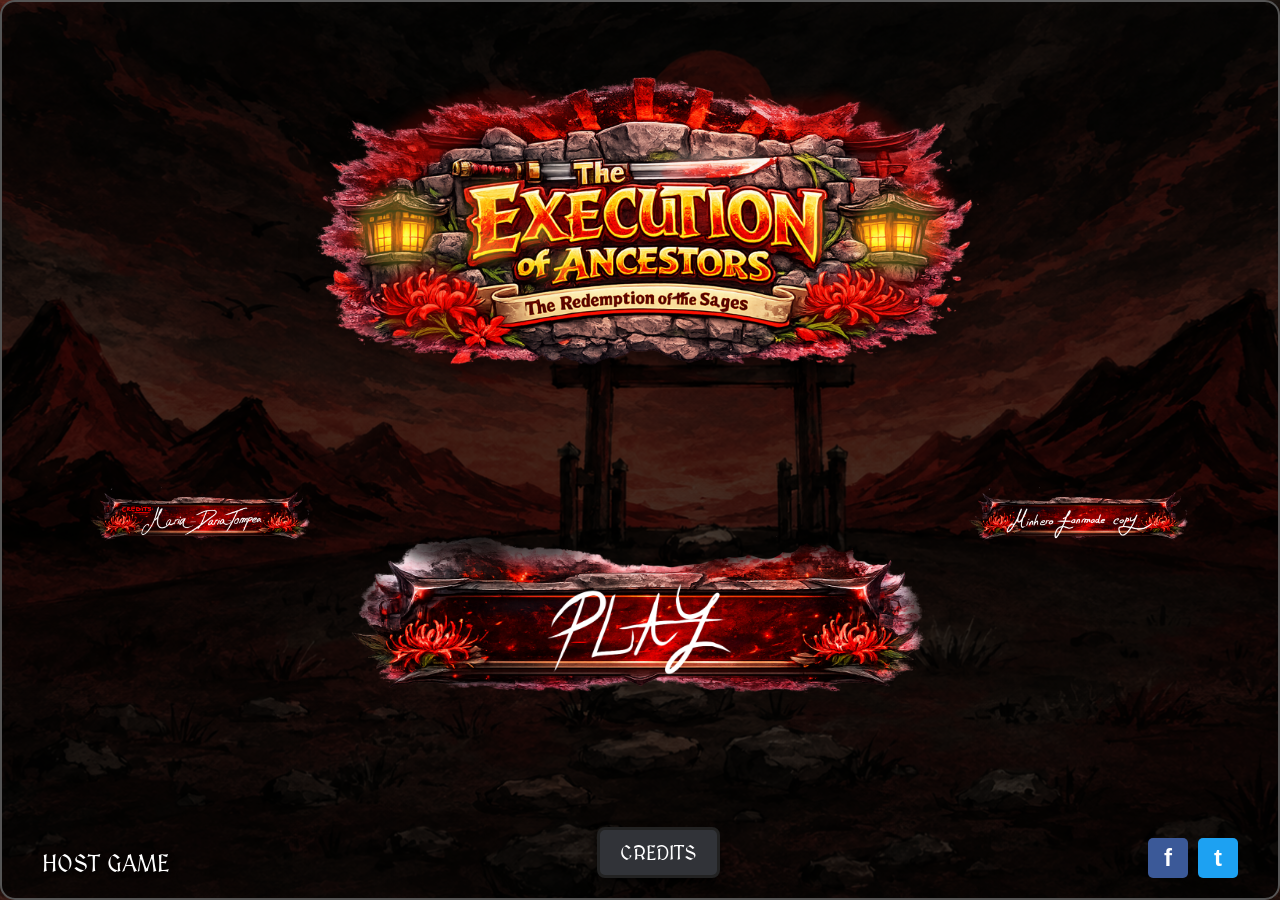
<file: index.html>
<!DOCTYPE html>
<html lang="en">
<head>
    <meta charset="UTF-8">
    <meta name="viewport" content="width=device-width, initial-scale=1.0">
    <title>Min Hero Clone</title>
    <link rel="preconnect" href="https://fonts.googleapis.com">
    <link rel="preconnect" href="https://fonts.gstatic.com" crossorigin>
    <link href="https://fonts.googleapis.com/css2?family=MedievalSharp&family=Pirata+One&display=swap" rel="stylesheet">
    <link rel="stylesheet" href="style.css">
</head>
<body>
    <div id="game-container">
        
        <!-- Intro Screen -->
        <div id="screen-intro" class="screen active">
            <!-- Background will be set via CSS -->
            <div id="intro-content">
                <!-- Top Logo -->
                <img src="assets/mainpage/logo.png" alt="MineHero Logo" id="intro-logo">
                
                <!-- Center Band Background -->
                <div id="intro-center-band"></div>

                <!-- Ribbons & Main Center Content -->
                <div id="intro-main-row">
                    <!-- Left Ribbon Image -->
                    <img src="assets/mainpage/mariatompeacredits.png" alt="@TompeaMaria-Daria" style="width: 250px; max-width: 20vw; object-fit: contain; padding-left: 20px;">
                    
                    <div id="intro-center-actions">
                        <img src="assets/mainpage/play button.png" id="btn-play" alt="Play" style="cursor: pointer; transition: transform 0.1s; width: 600px; max-width: 100%;" onmouseover="this.style.transform='scale(1.05)'" onmouseout="this.style.transform='scale(1)'">
                        
                        <div id="save-slots" class="hidden">
                            <button class="slot btn-stone-slot" data-slot="1">New Slot</button>
                            <button class="slot btn-stone-slot" data-slot="2">New Slot</button>
                            <button class="slot btn-stone-slot" data-slot="3">New Slot</button>
                        </div>
                    </div>

                    <!-- Right Ribbon Image -->
                    <img src="assets/mainpage/afanmadecopyofminhero.png" alt="A fanmade copy of Minehero" style="width: 250px; max-width: 20vw; object-fit: contain; padding-right: 20px;">
                </div>

                <!-- Bottom Bar -->
                <div id="intro-bottom-bar">
                    <div class="intro-host">HOST GAME</div>
                    <button id="btn-intro-credits">CREDITS</button>
                    <div class="intro-socials">
                        <div class="social-icon fb-icon">f</div>
                        <div class="social-icon tw-icon">t</div>
                    </div>
                </div>
            </div>
            
            <!-- Character Creation Popup -->
            <div id="character-creation-overlay" class="hidden">
                <div id="character-creation">
                    <button id="btn-close-char">X</button>
                    <div class="char-create-content">
                        <div class="char-create-left">
                            <div class="char-input-row">
                                <label>NAME:</label>
                                <input type="text" id="char-name" maxlength="12">
                            </div>
                            <div class="char-input-row">
                                <label>GENDER:</label>
                                <div id="gender-select">
                                    <button class="gender-btn" data-gender="boy">♂</button>
                                    <button class="gender-btn" data-gender="girl">♀</button>
                                </div>
                            </div>
                            <button id="btn-start-adventure" class="hidden">OK</button>
                        </div>
                        <div class="char-create-right">
                            <div id="char-preview-sprite" class="hero-avatar large">👱‍♂️</div>
                        </div>
                    </div>
                </div>
            </div>
            
            <!-- Stone Doors Overlay for Transition -->
            <div id="stone-doors-left" class="stone-door hidden"></div>
            <div id="stone-doors-right" class="stone-door hidden"></div>
        </div>

        <!-- Fade to black overlay -->
        <div id="fade-overlay" class="hidden"></div>

        <!-- Top Menu -->
        <div id="top-menu" class="hidden">
            <button id="btn-menu">MENU</button>
        </div>

        <!-- Menu Overlay -->
        <div id="menu-overlay" class="hidden" style="position:absolute; top:0; left:0; width:100%; height:100%; background:rgba(0,0,0,0.8); z-index:200; display:flex; flex-direction:column; align-items:center; justify-content:center; gap:20px;">
            <h1 style="font-family:'Pirata One', cursive; font-size:64px; color:#ffffff; text-shadow: -2px -2px 0 #900000, 2px -2px 0 #900000, -2px 2px 0 #900000, 2px 2px 0 #900000, 4px 4px 5px rgba(0,0,0,1); margin-bottom: 20px;">Menu</h1>
            <button id="btn-menu-hero" class="menu-btn">Hero Profile</button>
            <button id="btn-menu-team" class="menu-btn">My Team</button>
            <button id="btn-menu-collection" class="menu-btn">Collection</button>
            <button id="btn-menu-resume" class="menu-btn">Resume</button>
        </div>

        <!-- Team Overlay -->
        <div id="team-overlay" class="hidden" style="position:absolute; top:0; left:0; width:100%; height:100%; background:rgba(0,0,0,0.7); z-index:210; display:flex; align-items:center; justify-content:center;">
            <div id="team-overlay-box" style="background-color: #34495e; border: 4px solid #7f8c8d; border-radius: 10px; padding: 20px; width: 400px; display: flex; flex-direction: column; gap: 10px; position: relative;">
                <button id="btn-close-team" style="position: absolute; top: -15px; right: -15px; background: #e74c3c; color: white; border: 2px solid white; border-radius: 5px; font-size: 20px; padding: 5px 10px; cursor: pointer; font-weight: bold;">X</button>
                <div id="team-list-container" style="display: flex; flex-direction: column; gap: 5px;">
                    <!-- Team members injected here -->
                </div>
            </div>
        </div>

        <!-- Main Screen Area -->
        <div id="screen-main" class="screen hidden">
            <h1 style="margin-top: 20px;">Tower of Sages</h1>
            <p style="margin-bottom: 20px;">Scroll up to climb the tower</p>
            
            <div id="tower-scroll-container">
                <div id="tower-structure">
                    <!-- Tower floors/rooms will be dynamically generated here -->
                </div>
            </div>
            
            <!-- Map Popup for a level -->
            <div id="level-map-popup" class="hidden">
                <h2>Level Map</h2>
                <div id="dots-container">
                    <!-- Easy mode dots will go here -->
                </div>
            </div>
        </div>

        <!-- Collection Screen -->
        <div id="screen-collection" class="screen hidden">
            <div id="collection-layout">
                <!-- Left Panel: Grid -->
                <div id="collection-left">
                    <div id="col-top-bar">
                        <div class="pagination-tabs">
                            <button class="page-tab active">1</button>
                            <button class="page-tab">2</button>
                            <button class="page-tab">3</button>
                            <button class="page-tab">4</button>
                            <button class="page-tab">5</button>
                            <div style="color: white; font-size: 20px; margin-left: auto;">▶</div>
                        </div>
                    </div>
                    
                    <div id="col-current-team-container">
                        <div class="col-section-title">-CURRENT TEAM-</div>
                        <div id="col-current-team" class="sprite-row">
                            <!-- current team injected here -->
                        </div>
                    </div>
                    
                    <div id="col-grid-container">
                        <div id="col-grid" class="sprite-grid">
                            <!-- storage grid injected here -->
                        </div>
                    </div>
                    
                    <div id="col-bottom-bar">
                        <button id="btn-col-return">◀ RETURN</button>
                        <div style="color: white; font-weight: bold;">SWAP <input type="checkbox" id="chk-swap"></div>
                    </div>
                </div>

                <!-- Right Panel: Details -->
                <div id="collection-right">
                    <div id="detail-header">
                        <div id="detail-sprite-container">
                            <div id="detail-sprite" class="sprite-placeholder large">??</div>
                        </div>
                        <div id="detail-info">
                            <h2 id="detail-name">Minion Name</h2>
                            <div class="detail-bars-small">
                                <div class="stat-bar-bg"><div id="detail-hp-fill" class="stat-bar-fill bg-red"></div></div>
                                <div class="stat-bar-bg"><div id="detail-en-fill" class="stat-bar-fill bg-blue"></div></div>
                            </div>
                            <div class="detail-types-small">
                                <span class="type-icon">♦</span> <span class="type-icon" style="color:#3498db">☯</span>
                            </div>
                        </div>
                        <div id="detail-level">LV 60</div>
                    </div>
                    
                    <div id="detail-xp-bar-container">
                        <span style="color: white; font-weight: bold; font-size: 12px; margin-right: 5px;">XP</span>
                        <div class="stat-bar-bg xp-bar"><div class="stat-bar-fill bg-green" style="width: 70%"></div></div>
                    </div>
                    
                    <div id="detail-tabs">
                        <button class="d-tab active">STATS</button>
                        <button class="d-tab">MOVES</button>
                        <button class="d-tab">GEMS</button>
                    </div>
                    
                    <div id="detail-stats-content">
                        <div id="detail-type-row">
                            <span style="color: white; font-weight: bold;">MINION TYPE</span>
                            <div id="badge-type-1" class="type-badge bg-red-dark">FIRE</div>
                            <div id="badge-type-2" class="type-badge bg-yellow-dark">HOLY</div>
                        </div>
                        
                        <div class="large-stat-row bg-red-dark">
                            <span class="stat-label">Health:</span>
                            <span id="val-health" class="stat-val">215</span>
                            <div class="stat-bar-bg"><div class="stat-bar-fill bg-red" style="width: 60%"></div></div>
                        </div>
                        <div class="large-stat-row bg-purple-dark">
                            <span class="stat-label">Energy:</span>
                            <span id="val-energy" class="stat-val">218</span>
                            <div class="stat-bar-bg"><div class="stat-bar-fill bg-purple" style="width: 70%"></div></div>
                        </div>
                        <div class="large-stat-row bg-orange-dark">
                            <span class="stat-label">Attack:</span>
                            <span id="val-attack" class="stat-val">300</span>
                            <div class="stat-bar-bg"><div class="stat-bar-fill bg-orange" style="width: 90%"></div></div>
                        </div>
                        <div class="large-stat-row bg-yellow-dark">
                            <span class="stat-label">Healing:</span>
                            <span id="val-healing" class="stat-val">185</span>
                            <div class="stat-bar-bg"><div class="stat-bar-fill bg-yellow" style="width: 50%"></div></div>
                        </div>
                        <div class="large-stat-row bg-blue-dark">
                            <span class="stat-label">Speed:</span>
                            <span id="val-speed" class="stat-val">225</span>
                            <span style="color: #34495e; font-weight:bold; margin-left: 5px;">+5%</span>
                            <div class="stat-bar-bg"><div class="stat-bar-fill bg-blue" style="width: 80%"></div></div>
                        </div>
                    </div>
                    
                    <div id="detail-footer" style="display: flex; gap: 10px; justify-content: center; margin-top: 15px;">
                        <button id="btn-col-toggle-team" class="retro-btn" style="background: gold; color: black; font-weight: bold; padding: 10px 20px; border-radius: 5px; cursor: pointer; border: 2px solid white;">ADD TO TEAM</button>
                        <button id="btn-release" class="retro-btn" style="background: #e74c3c; color: white; font-weight: bold; padding: 10px 20px; border-radius: 5px; cursor: pointer; border: 2px solid white;">RELEASE</button>
                    </div>
                </div>
            </div>
        </div>
        
        <!-- Egg Hatching Screen -->
        <div id="screen-egg" class="screen hidden">
            <h1>Choose an Egg!</h1>
            <div id="egg-container">
                <div class="egg" data-egg="1">🥚</div>
                <div class="egg" data-egg="2">🥚</div>
                <div class="egg" data-egg="3">🥚</div>
            </div>
        </div>

        <!-- Combat Screen -->
        <div id="screen-combat" class="screen hidden">
            <button id="btn-run-corner">Run Away 🏃</button>
            <div id="combat-area">
                <!-- Vignette Overlay -->
                <div id="combat-vignette" class="hidden"></div>
                <div id="combat-turn-overlay"></div>
                
                <!-- Enemies (Right Side) -->
                <div id="enemy-side" class="side-container">
                    <div id="e-slot-0" class="combat-slot enemy-slot" style="right: 15%; top: 65%;"></div>
                    <div id="e-slot-1" class="combat-slot enemy-slot" style="right: 25%; top: 55%;"></div>
                    <div id="e-slot-2" class="combat-slot enemy-slot" style="right: 25%; top: 75%;"></div>
                    <div id="e-slot-3" class="combat-slot enemy-slot" style="right: 35%; top: 45%;"></div>
                    <div id="e-slot-4" class="combat-slot enemy-slot" style="right: 35%; top: 85%;"></div>
                </div>
                
                <!-- Player Minions (Left Side) -->
                <div id="player-side" class="side-container">
                    <div id="p-slot-0" class="combat-slot player-slot" style="left: 15%; top: 65%;"></div>
                    <div id="p-slot-1" class="combat-slot player-slot" style="left: 25%; top: 55%;"></div>
                    <div id="p-slot-2" class="combat-slot player-slot" style="left: 25%; top: 75%;"></div>
                    <div id="p-slot-3" class="combat-slot player-slot" style="left: 35%; top: 45%;"></div>
                    <div id="p-slot-4" class="combat-slot player-slot" style="left: 35%; top: 85%;"></div>
                </div>
            </div>
            
            <!-- You Won Popup -->
            <div id="combat-win-popup" class="hidden">
                <h2>You Won!</h2>
                <div id="combat-win-stars"></div>
                <div id="combat-win-xp" style="margin-top: 15px; background: rgba(0,0,0,0.5); padding: 10px; border-radius: 5px; font-size: 14px; text-align: left; max-height: 120px; overflow-y: auto; font-family: monospace; line-height: 1.4;">
                    <!-- XP summary injected here -->
                </div>
                <button id="combat-win-proceed-btn" style="margin-top: 15px; padding: 10px 20px; background: #f1c40f; color: black; border: 2px solid gold; border-radius: 5px; font-weight: bold; cursor: pointer; transition: transform 0.1s, background-color 0.2s;" onmouseover="this.style.background='gold';" onmouseout="this.style.background='#f1c40f';" onclick="this.style.transform='scale(0.95)';">Proceed</button>
            </div>
            
            <!-- Level Up Popup -->
            <div id="level-up-popup" class="hidden">
                <div class="level-up-header" id="level-up-title">NEW LEVEL!</div>
                <div class="level-up-body">
                    <div class="level-up-info">
                        <span id="lu-name">Zapig</span>
                        <span id="lu-level">lv.4</span>
                    </div>
                    <div class="level-up-stats">
                        <div class="stat-row bg-red"><span class="stat-label">Health:</span><span class="stat-old" id="lu-old-health">11</span><span class="stat-new" id="lu-new-health">+1</span></div>
                        <div class="stat-row bg-purple"><span class="stat-label">Energy:</span><span class="stat-old" id="lu-old-energy">21</span><span class="stat-new" id="lu-new-energy">+3</span></div>
                        <div class="stat-row bg-orange"><span class="stat-label">Attack:</span><span class="stat-old" id="lu-old-attack">13</span><span class="stat-new" id="lu-new-attack">+2</span></div>
                        <div class="stat-row bg-yellow"><span class="stat-label">Healing:</span><span class="stat-old" id="lu-old-healing">7</span><span class="stat-new" id="lu-new-healing">+0</span></div>
                        <div class="stat-row bg-blue"><span class="stat-label">Speed:</span><span class="stat-old" id="lu-old-speed">13</span><span class="stat-new" id="lu-new-speed">+2</span></div>
                    </div>
                </div>
                <div id="new-skill-point-graphic" class="hidden">
                    <div class="nsp-star">⭐</div>
                    <div class="nsp-text">NEW<br>SKILL POINT!</div>
                </div>
                <button id="btn-next-level-up">Continue</button>
            </div>

            <!-- Swap Modal -->
            <div id="swap-modal" class="hidden" style="position: absolute; top: 50%; left: 50%; transform: translate(-50%, -50%); z-index: 1100; background: rgba(0, 0, 0, 0.95); color: white; padding: 25px; border-radius: 12px; text-align: center; border: 3px solid gold; box-shadow: 0 0 25px rgba(255, 215, 0, 0.4); max-width: 400px; width: 90%; font-family: 'MedievalSharp', cursive;">
                <h2 id="swap-modal-title" style="font-size: 24px; margin-top: 0; color: gold;">Swap Team Member</h2>
                <p id="swap-modal-msg" style="font-size: 15px; margin: 15px 0; line-height: 1.4;">Select an active team member to replace:</p>
                <div id="swap-list" style="display: flex; flex-direction: column; gap: 8px; max-height: 200px; overflow-y: auto; padding: 5px; margin-bottom: 15px;">
                    <!-- Active team rows dynamically injected here -->
                </div>
                <button id="btn-swap-cancel" class="retro-btn" style="background: #e74c3c; color: white; border: 2px solid white; padding: 8px 15px; font-weight: bold; cursor: pointer; border-radius: 5px;">Cancel</button>
            </div>

            <!-- Skill Dashboard -->
            <div id="skill-dashboard" class="hidden">
                <h2 style="color: yellow; text-align: center; margin-bottom: 20px;">Choose a specialization</h2>
                <div class="skill-tabs">
                    <button class="skill-tab active">Speed</button>
                    <button class="skill-tab">Guard</button>
                    <button class="skill-tab">Normal</button>
                </div>
                <div class="skill-content">
                    <div class="skill-slot">
                        <img src="assets/abilities/Claw 1/image.png" onerror="this.src='[data-uri]'">
                        <span class="skill-badge">0/1</span>
                    </div>
                    <div class="skill-slot">
                        <img src="assets/abilities/TigerBite 1/image.png" onerror="this.src='[data-uri]'">
                        <span class="skill-badge">0/1</span>
                    </div>
                    <div class="skill-slot">
                        <img src="assets/abilities/Roar 1/image.png" onerror="this.src='[data-uri]'">
                        <span class="skill-badge">0/1</span>
                    </div>
                </div>
                <div class="skill-points-display" id="sd-points-display">Points: 1</div>
                <div style="display: flex; justify-content: center; gap: 20px; margin-top: 20px;">
                    <button id="btn-close-skill-dashboard">Close</button>
                    <button id="btn-reset-skills" style="padding: 10px 30px; background: #7f8c8d; color: white; border: none; border-radius: 5px; font-weight: bold; font-size: 18px; cursor: pointer; transition: background 0.2s;">RESET</button>
                </div>
            </div>
            
            <div id="combat-ui">
                <div id="combat-log"></div>
            </div>
        </div>

        <!-- Hero Profile Screen -->
        <div id="screen-hero" class="screen hidden" style="background-color: #2c3e50;">
            <div id="hero-layout">
                <div class="hero-top-row">
                    <!-- Top Left: Hero Info -->
                    <div class="hero-info-box">
                        <div class="hero-avatar">👱‍♂️</div>
                        <div class="hero-stats">
                            <div class="hero-stat-row"><span>Name</span><span id="hero-name-display">Apple</span></div>
                            <div class="hero-stat-row"><span>Money</span><span id="hero-money-display">$0</span></div>
                            <div class="hero-stat-row"><span>Minion-Pedia</span><span id="hero-pedia-display">0</span></div>
                        </div>
                    </div>
                    
                    <!-- Top Right: Seals -->
                    <div class="hero-seals-box">
                        <h3>Your Seals</h3>
                        <div class="sword-seal-container">
                            <div class="seal-slot bg-green-dark">🍃</div>
                            <div class="seal-slot bg-red-dark">🔥</div>
                            <div class="seal-slot bg-yellow-dark">⚡</div>
                            <div class="seal-slot bg-purple-dark">💀</div>
                            <div class="seal-slot bg-blue-dark">💧</div>
                            <div class="seal-slot bg-red-dark">🩸</div>
                        </div>
                    </div>
                </div>
                
                <!-- Bottom: Skills -->
                <div class="hero-skills-box">
                    <div class="skills-grid">
                        <!-- Skill buttons injected via JS -->
                    </div>
                    
                    <div class="hero-star-container">
                        <div class="star-display">
                            <span id="hero-star-count">0</span>
                            <span class="giant-star">⭐</span>
                        </div>
                        <button id="btn-hero-reset">RESET ⭐</button>
                    </div>
                </div>
                
                <button id="btn-hero-return">◀ RETURN</button>
            </div>
        </div>
        
        <!-- Minion Detail Overlay (Context Menu & Deep Stats) -->
        <div id="minion-detail-modal" class="hidden" style="position:absolute; top:0; left:0; width:100%; height:100%; background:rgba(0,0,0,0.8); z-index:250; display:flex; align-items:center; justify-content:center;">
            
            <div style="display:flex; gap:20px; align-items:flex-start;">
                
                <!-- Left Panel (Stats/Moves) -->
                <div id="md-left-panel" style="background-color:#4a506d; border:3px solid #8e94a8; border-radius:10px; width:450px; padding:15px; position:relative; box-shadow:0 0 20px rgba(0,0,0,0.8); display:none;">
                    <button id="md-btn-close-x" style="position:absolute; top:-10px; right:-10px; background:#4a506d; color:white; border:2px solid white; border-radius:5px; font-weight:bold; font-size:20px; width:35px; height:35px; cursor:pointer; font-family:'MedievalSharp', cursive;">X</button>
                    
                    <!-- Header -->
                    <div style="display:flex; background-color:#2b2b2b; border:2px solid #1a1a1a; border-radius:8px; padding:10px; align-items:center; gap:15px;">
                        <div id="md-sprite" style="width:80px; height:80px; background:#ddd; border-radius:5px; border:2px solid #555; display:flex; justify-content:center; align-items:center; font-size:40px;"></div>
                        <div style="flex:1;">
                            <div style="display:flex; justify-content:space-between; align-items:center;">
                                <div id="md-name" style="font-family:'MedievalSharp', cursive; font-size:28px; color:white; text-shadow:1px 1px 2px black;">Name</div>
                                <button style="background:#f1c40f; color:black; font-family:'MedievalSharp', cursive; border:2px solid white; border-radius:4px; padding:2px 8px; font-weight:bold; font-size:12px; cursor:pointer;">RENAME</button>
                            </div>
                            
                            <div style="margin-top:5px; background:#111; padding:2px; border-radius:4px; height:20px; border:1px solid #000;">
                                <div id="md-hp-fill" style="background:#e74c3c; height:100%; width:100%;"></div>
                            </div>
                            <div style="margin-top:2px; background:#111; padding:2px; border-radius:4px; height:14px; border:1px solid #000;">
                                <div id="md-en-fill" style="background:#3498db; height:100%; width:100%;"></div>
                            </div>
                        </div>
                        <div style="color:white; font-family:'MedievalSharp', cursive; font-size:32px; align-self:flex-end;">
                            <span style="font-size:16px;">Lv</span><span id="md-level">5</span>
                        </div>
                    </div>
                    
                    <!-- XP Bar -->
                    <div style="margin-top:10px; display:flex; align-items:center; gap:10px;">
                        <div style="font-weight:bold; color:white;">XP</div>
                        <div style="flex:1; background:#111; height:15px; border-radius:4px; border:1px solid #555;">
                            <div style="background:#8bc34a; width:70%; height:100%; border-radius:3px;"></div>
                        </div>
                    </div>
                    
                    <!-- Tabs -->
                    <div style="display:flex; margin-top:15px; background:#222; border-radius:8px 8px 0 0; overflow:hidden; border:2px solid #111; border-bottom:none;">
                        <button id="md-tab-stats" class="md-tab active" style="flex:1; padding:10px; background:#444; color:white; font-family:'MedievalSharp', cursive; font-size:20px; border:none; cursor:pointer; font-weight:bold;">STATS</button>
                        <button id="md-tab-moves" class="md-tab" style="flex:1; padding:10px; background:#222; color:#888; font-family:'MedievalSharp', cursive; font-size:20px; border:none; cursor:pointer; font-weight:bold; border-left:2px solid #111; border-right:2px solid #111;">MOVES</button>
                        <button id="md-tab-gems" class="md-tab" style="flex:1; padding:10px; background:#222; color:#888; font-family:'MedievalSharp', cursive; font-size:20px; border:none; cursor:pointer; font-weight:bold;">GEMS</button>
                    </div>
                    
                    <!-- Tab Content Container -->
                    <div id="md-tab-content" style="background:#2b2b2b; border:2px solid #111; border-radius:0 0 8px 8px; padding:15px; min-height:250px;">
                        
                        <!-- STATS CONTENT -->
                        <div id="md-content-stats">
                            <div style="display:flex; align-items:center; gap:10px; margin-bottom:15px;">
                                <div style="color:white; font-weight:bold; font-size:18px; font-family:'MedievalSharp', cursive;">MINION TYPE</div>
                                <div style="background:#e0cca8; color:#7a6242; padding:2px 10px; border-radius:10px; font-weight:bold; font-size:14px; border:2px solid #d4be94;">NORMAL</div>
                            </div>
                            
                            <div style="display:flex; flex-direction:column; gap:0;">
                                <div class="md-stat-bar" style="background:#e74c3c; padding:8px 15px; display:flex; align-items:center; border:1px solid #c0392b;">
                                    <span style="color:white; font-weight:bold; width:100px; text-shadow:1px 1px 1px black;">Health : <span id="md-val-hp">15</span></span>
                                    <div style="width:15px; height:20px; background:#c0392b; border:2px solid #6c2018; border-radius:3px;"></div>
                                </div>
                                <div class="md-stat-bar" style="background:#9b59b6; padding:8px 15px; display:flex; align-items:center; border:1px solid #8e44ad;">
                                    <span style="color:white; font-weight:bold; width:100px; text-shadow:1px 1px 1px black;">Energy : <span id="md-val-en">24</span></span>
                                    <div style="width:15px; height:20px; background:#8e44ad; border:2px solid #4a235a; border-radius:3px;"></div>
                                </div>
                                <div class="md-stat-bar" style="background:#f39c12; padding:8px 15px; display:flex; align-items:center; border:1px solid #e67e22;">
                                    <span style="color:white; font-weight:bold; width:100px; text-shadow:1px 1px 1px black;">Attack : <span id="md-val-atk">15</span></span>
                                    <div style="width:15px; height:20px; background:#e67e22; border:2px solid #a04000; border-radius:3px;"></div>
                                </div>
                                <div class="md-stat-bar" style="background:#f1c40f; padding:8px 15px; display:flex; align-items:center; border:1px solid #f39c12;">
                                    <span style="color:black; font-weight:bold; width:100px;">Healing : <span id="md-val-heal">13</span></span>
                                    <div style="width:15px; height:20px; background:#f39c12; border:2px solid #7d6608; border-radius:3px;"></div>
                                </div>
                                <div class="md-stat-bar" style="background:#3498db; padding:8px 15px; display:flex; align-items:center; justify-content:space-between; border:1px solid #2980b9;">
                                    <div style="display:flex; align-items:center;">
                                        <span style="color:white; font-weight:bold; width:100px; text-shadow:1px 1px 1px black;">Speed : <span id="md-val-spd">18</span></span>
                                        <div style="width:15px; height:20px; background:#2980b9; border:2px solid #154360; border-radius:3px;"></div>
                                    </div>
                                    <span style="color:white; font-weight:bold; text-shadow:1px 1px 1px black;">+5%</span>
                                </div>
                            </div>
                        </div>
                        
                        <!-- MOVES CONTENT -->
                        <div id="md-content-moves" class="hidden">
                            <div style="display:flex; flex-direction:column; gap:20px; margin-top:10px;">
                                <div style="display:flex; align-items:center; justify-content:space-between;">
                                    <div style="display:flex; align-items:center; gap:15px;">
                                        <div style="width:50px; height:50px; background:#e0cca8; border:2px solid #d4be94; border-radius:5px; display:flex; justify-content:center; align-items:center; font-size:30px;">🐾</div>
                                        <span style="color:white; font-weight:bold; font-size:20px;">Claw</span>
                                    </div>
                                    <button style="background:linear-gradient(to bottom, #8a8d9f, #636676); color:white; border:2px solid #4a506d; border-radius:5px; font-weight:bold; padding:5px 15px; font-family:'MedievalSharp', cursive; cursor:pointer;">DETAILS</button>
                                </div>
                                <div style="display:flex; align-items:center; justify-content:space-between;">
                                    <div style="display:flex; align-items:center; gap:15px;">
                                        <div style="width:50px; height:50px; background:#e0cca8; border:2px solid #d4be94; border-radius:5px; display:flex; justify-content:center; align-items:center; font-size:30px;">🦁</div>
                                        <span style="color:white; font-weight:bold; font-size:20px;">Roar</span>
                                    </div>
                                    <button style="background:linear-gradient(to bottom, #8a8d9f, #636676); color:white; border:2px solid #4a506d; border-radius:5px; font-weight:bold; padding:5px 15px; font-family:'MedievalSharp', cursive; cursor:pointer;">DETAILS</button>
                                </div>
                            </div>
                        </div>
                        
                    </div>
                    
                    <!-- Bottom Return Button -->
                    <button id="md-btn-return" style="margin-top:15px; background:white; color:black; font-family:'MedievalSharp', cursive; font-size:24px; font-weight:bold; padding:5px 15px; border-radius:5px; border:2px solid #111; cursor:pointer;">◀ RETURN</button>
                </div>
                
                <!-- Right Panel (Context Menu Buttons) -->
                <div id="md-right-panel" style="background-color:#4a506d; border:3px solid #8e94a8; border-radius:10px; width:200px; padding:15px; display:flex; flex-direction:column; gap:10px; box-shadow:0 0 20px rgba(0,0,0,0.8);">
                    <button id="md-btn-details" style="background:linear-gradient(to bottom, #8a8d9f, #636676); color:white; font-family:'MedievalSharp', cursive; font-size:20px; font-weight:bold; padding:15px; border:3px solid #4a506d; border-radius:5px; cursor:pointer; text-shadow:1px 1px 2px black;">DETAILS</button>
                    <button id="md-btn-skilltree" style="background:linear-gradient(to bottom, #8a8d9f, #636676); color:white; font-family:'MedievalSharp', cursive; font-size:20px; font-weight:bold; padding:15px; border:3px solid #4a506d; border-radius:5px; cursor:pointer; text-shadow:1px 1px 2px black;">SKILL TREE</button>
                    <button id="md-btn-cancel" style="background:linear-gradient(to bottom, #e74c3c, #c0392b); color:white; font-family:'MedievalSharp', cursive; font-size:20px; font-weight:bold; padding:15px; border:3px solid #6c2018; border-radius:5px; cursor:pointer; text-shadow:1px 1px 2px black; margin-top:10px;">CANCEL</button>
                </div>
                
            </div>
        </div>

        <!-- Specialization / Skill Tree Modal -->
        <div id="specialization-modal" class="hidden" style="position:absolute; top:0; left:0; width:100%; height:100%; background:rgba(0,0,0,0.8); z-index:300; display:flex; align-items:center; justify-content:center;">
            <div style="background-color:#4a506d; border:3px solid #8e94a8; border-radius:10px; width:500px; padding:15px; position:relative; box-shadow:0 0 20px rgba(0,0,0,0.8);">
                <button id="spec-btn-close-x" style="position:absolute; top:-10px; right:-10px; background:#4a506d; color:white; border:2px solid white; border-radius:5px; font-weight:bold; font-size:20px; width:35px; height:35px; cursor:pointer; font-family:'MedievalSharp', cursive;">X</button>
                
                <h2 style="text-align:center; color:#f1c40f; font-family:'MedievalSharp', cursive; font-size:28px; margin-bottom:15px;">Choose a specialization</h2>
                
                <div style="background:#2b2b2b; border:2px solid #111; border-radius:8px; padding:20px; display:flex; flex-direction:column; align-items:center;">
                    
                    <!-- Tabs -->
                    <div style="display:flex; width:100%; justify-content:center; gap:2px; margin-bottom:20px;">
                        <div style="background:#333; color:#f1c40f; padding:10px 30px; font-weight:bold; font-size:22px; border-radius:5px 0 10px 0; border:2px solid #111; text-align:center;">Speed</div>
                        <div style="background:#333; color:#f1c40f; padding:10px 30px; font-weight:bold; font-size:22px; border-radius:0 0 10px 10px; border:2px solid #111; text-align:center;">Guard</div>
                        <div style="background:#333; color:#f1c40f; padding:10px 30px; font-weight:bold; font-size:22px; border-radius:0 5px 0 10px; border:2px solid #111; text-align:center;">Normal</div>
                    </div>
                    
                    <!-- Nodes -->
                    <div style="display:flex; justify-content:center; gap:40px; margin-bottom:40px;">
                        
                        <!-- Speed Node -->
                        <div style="display:flex; flex-direction:column; align-items:center;">
                            <div id="spec-btn-speed" style="width:70px; height:70px; background:#fff2cc; border:3px solid #f1c40f; border-radius:5px; display:flex; justify-content:center; align-items:center; font-size:40px; position:relative; cursor:pointer;">
                                ⚡
                                <div id="spec-badge-speed" style="position:absolute; bottom:-10px; right:-10px; background:black; color:white; font-size:12px; padding:2px 5px; border-radius:10px; font-weight:bold; border:2px solid #333;">0/5</div>
                            </div>
                        </div>
                        
                        <!-- Guard Node -->
                        <div style="display:flex; flex-direction:column; align-items:center;">
                            <div id="spec-btn-guard" style="width:70px; height:70px; background:#e6cdab; border:3px solid #d35400; border-radius:5px; display:flex; justify-content:center; align-items:center; font-size:40px; position:relative; cursor:pointer;">
                                🛡️
                                <div id="spec-badge-guard" style="position:absolute; bottom:-10px; right:-10px; background:black; color:white; font-size:12px; padding:2px 5px; border-radius:10px; font-weight:bold; border:2px solid #333;">0/5</div>
                            </div>
                        </div>
                        
                        <!-- Normal Node -->
                        <div style="display:flex; flex-direction:column; align-items:center;">
                            <div id="spec-btn-normal" style="width:70px; height:70px; background:#e8f8f5; border:3px solid #2ecc71; border-radius:5px; display:flex; justify-content:center; align-items:center; font-size:40px; position:relative; cursor:pointer;">
                                🌿
                                <div id="spec-badge-normal" style="position:absolute; bottom:-10px; right:-10px; background:black; color:white; font-size:12px; padding:2px 5px; border-radius:10px; font-weight:bold; border:2px solid #333;">0/5</div>
                            </div>
                        </div>
                        
                    </div>
                    
                    <div style="color:#f1c40f; font-family:'MedievalSharp', cursive; font-size:28px; text-shadow:2px 2px 4px black;">
                        Points: <span id="spec-points">1</span>
                    </div>
                    
                </div>
                
                <div style="display:flex; justify-content:space-between; align-items:center; margin-top:15px;">
                    <button id="spec-btn-return" style="background:white; color:black; font-family:'MedievalSharp', cursive; font-size:24px; font-weight:bold; padding:5px 15px; border-radius:5px; border:2px solid #111; cursor:pointer;">◀ RETURN</button>
                    <button id="spec-btn-reset" style="background:linear-gradient(to bottom, #8a8d9f, #636676); color:white; font-family:'MedievalSharp', cursive; font-size:20px; font-weight:bold; padding:5px 15px; border:2px solid #4a506d; border-radius:5px; cursor:pointer; text-shadow:1px 1px 2px black;">RESET</button>
                </div>
                
            </div>
        </div>

        <!-- Exploration / Walkable Map Screen -->
        <div id="screen-explore" class="screen hidden" style="position: absolute; width: 100%; height: 100%; top: 0; left: 0; background-color: #12141c; display: flex; flex-direction: column; overflow: hidden; z-index: 100;">
            <!-- Top bar -->
            <div id="explore-top-bar" style="display: flex; justify-content: space-between; align-items: center; background: #2c3e50; border-bottom: 3px solid #7f8c8d; padding: 10px 20px; z-index: 105;">
                <div class="explore-level-name medieval" id="explore-title" style="color: #f1c40f; font-size: 24px; text-shadow: 2px 2px 2px #000;">Tower Exploration</div>
                <div style="display: flex; align-items: center; gap: 20px;">
                    <div id="explore-keys-display" style="font-family: 'MedievalSharp', cursive; font-size: 20px; color: #fff; text-shadow: 1px 1px 2px #000; display: flex; align-items: center; gap: 5px;">
                        Keys: <span id="explore-keys-count" style="color: #f1c40f; font-weight: bold;">🔑 0/3</span>
                    </div>
                    <button id="btn-explore-leave" style="background: #e74c3c; color: white; border: 2px solid white; border-radius: 5px; font-family: 'MedievalSharp', cursive; font-size: 16px; padding: 5px 12px; cursor: pointer; text-shadow: 1px 1px 1px #000;">LEAVE</button>
                </div>
            </div>

            <!-- Viewport for the walkable map -->
            <div id="explore-viewport" style="flex: 1; display: flex; align-items: center; justify-content: center; overflow: auto; position: relative; padding: 20px;">
                <div id="explore-map-grid" style="display: grid; border: 4px solid #34495e; background: #1a1c23; box-shadow: 0 10px 30px rgba(0,0,0,0.8); position: relative; user-select: none;">
                    <!-- Cells injected by JS -->
                </div>
            </div>

            <!-- Dialogue overlay at the bottom -->
            <div id="explore-dialogue-overlay" class="hidden" style="position: absolute; bottom: 20px; left: 50%; transform: translateX(-50%); width: 90%; max-width: 800px; background: rgba(20, 24, 35, 0.95); border: 4px solid #7f8c8d; border-radius: 10px; padding: 15px 20px; z-index: 110; box-shadow: 0 5px 20px rgba(0,0,0,0.9); box-sizing: border-box;">
                <div class="dialogue-speaker medieval" id="dialogue-speaker" style="color: #f1c40f; font-size: 22px; margin-bottom: 5px; text-shadow: 1px 1px 2px #000;">Speaker</div>
                <div class="dialogue-text" id="dialogue-text" style="color: #fff; font-size: 18px; line-height: 1.4; margin-bottom: 10px; font-family: sans-serif;">Dialogue goes here...</div>
                <div class="dialogue-prompt" style="color: #7f8c8d; font-size: 12px; text-align: right; text-transform: uppercase; letter-spacing: 1px; font-weight: bold; animation: pulse 1.5s infinite;">Press SPACE to continue</div>
            </div>

            <!-- Vignette effect overlay for room transitions -->
            <div id="explore-vignette" class="hidden" style="position: absolute; top: 0; left: 0; width: 100%; height: 100%; pointer-events: none; z-index: 120; transition: box-shadow 0.6s ease-in-out; box-shadow: inset 0 0 100px rgba(0,0,0,0.9);"></div>
        </div>

    </div>
    
    <script src="data.js"></script>
    <script src="abilities.js"></script>
    <script src="ui.js"></script>
    <script src="app.js"></script>
</body>
</html>
</file>
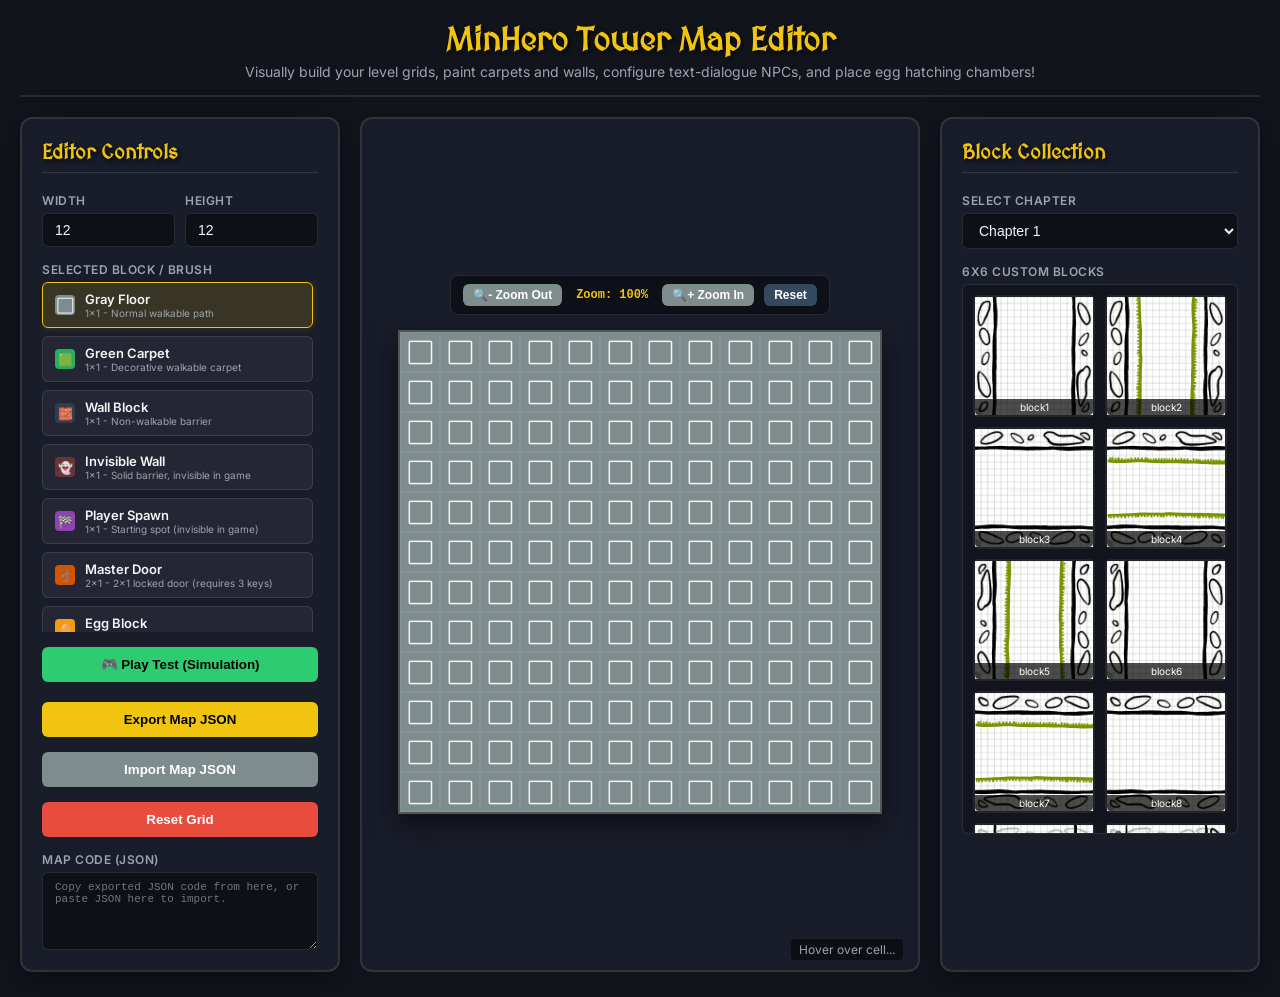
<file: map_generator.html>
<!DOCTYPE html>
<html lang="en">
<head>
    <meta charset="UTF-8">
    <meta name="viewport" content="width=device-width, initial-scale=1.0">
    <title>MinHero Revamped - Map Generator & Editor</title>
    <link href="https://fonts.googleapis.com/css2?family=Inter:wght@300;400;600;700&family=MedievalSharp&display=swap" rel="stylesheet">
    <style>
        :root {
            --bg-dark: #12141c;
            --card-bg: rgba(30, 35, 50, 0.6);
            --border-color: rgba(255, 255, 255, 0.1);
            --accent-color: #f1c40f;
            --danger-color: #e74c3c;
            --success-color: #2ecc71;
            --text-color: #f3f4f6;
            --text-muted: #9ca3af;
            
            /* Tile Colors */
            --color-spawn: #8e44ad;
            --color-floor-gray: #7f8c8d;
            --color-floor-carpet: #27ae60;
            --color-wall: #2c3e50;
            --color-door-master: #d35400;
            --color-egg: #f39c12;
            --color-npc1: #9b59b6;
            --color-npc2: #3498db;
            --color-boss: #c0392b;
            --color-teleport-head: #2980b9;
            --color-teleport-tail: #8e44ad;
        }

        * {
            box-sizing: border-box;
            margin: 0;
            padding: 0;
        }

        body {
            font-family: 'Inter', sans-serif;
            background-color: var(--bg-dark);
            color: var(--text-color);
            padding: 20px;
            min-height: 100vh;
        }

        h1, h2, h3, .medieval {
            font-family: 'MedievalSharp', cursive;
            color: var(--accent-color);
            text-shadow: 2px 2px 4px rgba(0, 0, 0, 0.8);
        }

        header {
            margin-bottom: 20px;
            text-align: center;
            border-bottom: 2px solid var(--border-color);
            padding-bottom: 15px;
        }

        header h1 {
            font-size: 32px;
            margin-bottom: 5px;
        }

        header p {
            color: var(--text-muted);
            font-size: 14px;
        }

        .main-container {
            display: grid;
            grid-template-columns: 320px 1fr 320px;
            gap: 20px;
            max-width: 1700px;
            margin: 0 auto;
        }

        @media (max-width: 1200px) {
            .main-container {
                grid-template-columns: 320px 1fr;
            }
        }
        @media (max-width: 800px) {
            .main-container {
                grid-template-columns: 1fr;
            }
        }

        .panel {
            background: var(--card-bg);
            border: 2px solid var(--border-color);
            border-radius: 12px;
            padding: 20px;
            backdrop-filter: blur(10px);
            box-shadow: 0 8px 32px 0 rgba(0, 0, 0, 0.37);
            display: flex;
            flex-direction: column;
            gap: 15px;
        }

        .panel-title {
            font-size: 20px;
            border-bottom: 1px solid var(--border-color);
            padding-bottom: 8px;
            margin-bottom: 5px;
        }

        .form-group {
            display: flex;
            flex-direction: column;
            gap: 5px;
        }

        .form-row {
            display: grid;
            grid-template-columns: 1fr 1fr;
            gap: 10px;
        }

        label {
            font-size: 12px;
            font-weight: 600;
            color: var(--text-muted);
            text-transform: uppercase;
            letter-spacing: 0.5px;
        }

        input, select, textarea {
            background: rgba(0, 0, 0, 0.4);
            border: 1px solid var(--border-color);
            border-radius: 6px;
            padding: 8px 12px;
            color: var(--text-color);
            font-size: 14px;
            transition: border-color 0.2s;
        }

        input:focus, select:focus, textarea:focus {
            outline: none;
            border-color: var(--accent-color);
        }

        .palette-container {
            display: grid;
            grid-template-columns: 1fr;
            gap: 8px;
            max-height: 350px;
            overflow-y: auto;
            padding-right: 5px;
        }

        .palette-item {
            display: flex;
            align-items: center;
            gap: 10px;
            padding: 8px 12px;
            background: rgba(255, 255, 255, 0.05);
            border: 1px solid var(--border-color);
            border-radius: 6px;
            cursor: pointer;
            transition: all 0.2s;
            user-select: none;
        }

        .palette-item:hover {
            background: rgba(255, 255, 255, 0.1);
            border-color: rgba(255, 255, 255, 0.2);
        }

        .palette-item.active {
            border-color: var(--accent-color);
            background: rgba(241, 196, 15, 0.15);
            box-shadow: 0 0 8px rgba(241, 196, 15, 0.2);
        }

        .palette-color {
            width: 20px;
            height: 20px;
            border-radius: 4px;
            display: flex;
            align-items: center;
            justify-content: center;
            font-size: 12px;
        }

        .palette-details {
            display: flex;
            flex-direction: column;
        }

        .palette-name {
            font-size: 13px;
            font-weight: 600;
        }

        .palette-size {
            font-size: 10px;
            color: var(--text-muted);
        }

        .btn {
            background: var(--accent-color);
            color: #000;
            border: none;
            border-radius: 6px;
            padding: 10px 15px;
            font-weight: 700;
            cursor: pointer;
            transition: opacity 0.2s, transform 0.1s;
            text-align: center;
        }

        .btn:hover {
            opacity: 0.9;
        }

        .btn:active {
            transform: scale(0.98);
        }

        .btn-danger {
            background: var(--danger-color);
            color: white;
        }

        .btn-secondary {
            background: #7f8c8d;
            color: white;
        }

        /* Workspace Grid CSS */
        .workspace {
            display: flex;
            flex-direction: column;
            align-items: center;
            justify-content: center;
            background: var(--card-bg);
            border: 2px solid var(--border-color);
            border-radius: 12px;
            padding: 20px;
            overflow: auto;
            position: relative;
            min-height: 500px;
        }

        .grid-container {
            display: grid;
            border: 2px solid #555;
            background: #1a1c23;
            box-shadow: 0 10px 25px rgba(0,0,0,0.5);
            user-select: none;
        }

        .grid-cell {
            width: 40px;
            height: 40px;
            border: 1px solid rgba(255,255,255,0.05);
            display: flex;
            align-items: center;
            justify-content: center;
            font-size: 18px;
            cursor: crosshair;
            position: relative;
            box-sizing: border-box;
            transition: background-color 0.1s;
        }

        .grid-cell:hover {
            background-color: rgba(255, 255, 255, 0.1) !important;
        }

        /* Multi-tile footprints styling */
        .footprint-master-door {
            background-color: rgba(211, 84, 0, 0.3) !important;
            border: 1px dashed var(--color-door-master) !important;
        }
        .footprint-egg {
            background-color: rgba(243, 156, 18, 0.3) !important;
            border: 1px dashed var(--color-egg) !important;
        }
        .footprint-custom-block {
            background-color: rgba(44, 62, 80, 0.4) !important;
            border: 1px dashed rgba(255, 255, 255, 0.15) !important;
        }

        /* Highlight classes */
        .cell-anchor {
            outline: 2px solid #fff;
            z-index: 5;
        }

        .cell-invalid {
            background-color: rgba(231, 76, 60, 0.5) !important;
        }

        .npc-dialog-panel {
            background: rgba(0, 0, 0, 0.3);
            border: 1px solid var(--border-color);
            border-radius: 8px;
            padding: 10px;
            display: none;
        }

        .npc-dialog-panel.active {
            display: block;
        }

        .coords-indicator {
            position: absolute;
            bottom: 10px;
            right: 15px;
            font-size: 12px;
            color: var(--text-muted);
            background: rgba(0,0,0,0.5);
            padding: 3px 8px;
            border-radius: 4px;
        }

        .block-item {
            aspect-ratio: 1;
            border: 2px solid var(--border-color);
            border-radius: 6px;
            cursor: pointer;
            background-size: contain;
            background-repeat: no-repeat;
            background-position: center;
            background-color: rgba(0, 0, 0, 0.4);
            transition: border-color 0.2s, transform 0.2s, box-shadow 0.2s;
            position: relative;
        }
        .block-item:hover {
            border-color: var(--accent-color);
            transform: scale(1.05);
        }
        .block-item.active {
            border-color: var(--accent-color);
            box-shadow: 0 0 10px var(--accent-color);
        }
        .block-item-label {
            position: absolute;
            bottom: 0;
            left: 0;
            right: 0;
            background: rgba(0, 0, 0, 0.7);
            font-size: 10px;
            text-align: center;
            color: #fff;
            padding: 2px 0;
            border-bottom-left-radius: 4px;
            border-bottom-right-radius: 4px;
            overflow: hidden;
            text-overflow: ellipsis;
            white-space: nowrap;
        }
    </style>
</head>
<body>

    <header>
        <h1>MinHero Tower Map Editor</h1>
        <p>Visually build your level grids, paint carpets and walls, configure text-dialogue NPCs, and place egg hatching chambers!</p>
    </header>

    <div class="main-container">
        
        <!-- Sidebar Controls Panel -->
        <div class="panel">
            <h2 class="panel-title">Editor Controls</h2>
            
            <!-- Grid Sizes -->
            <div class="form-row">
                <div class="form-group">
                    <label for="grid-width">Width</label>
                    <input type="number" id="grid-width" value="12" min="8" max="150">
                </div>
                <div class="form-group">
                    <label for="grid-height">Height</label>
                    <input type="number" id="grid-height" value="12" min="8" max="150">
                </div>
            </div>
            
            <!-- Palette Brush -->
            <div class="form-group">
                <label>Selected Block / Brush</label>
                <div class="palette-container" id="brush-palette">
                    <!-- Palette items injected by JS -->
                </div>
            </div>

            <!-- NPC Dialog Panel (conditional display) -->
            <div class="npc-dialog-panel" id="dialog-config">
                <h3 class="medieval" style="font-size: 14px; margin-bottom: 5px;" id="dialog-title">NPC Dialogue</h3>
                <div class="form-group">
                    <label for="npc-dialog-text">Dialogue Text</label>
                    <textarea id="npc-dialog-text" rows="3" placeholder="Enter text spoken by NPC..."></textarea>
                </div>
            </div>

            <!-- Action buttons -->
            <button class="btn" id="btn-test" style="background-color: var(--success-color); color: #000; margin-bottom: 5px;">🎮 Play Test (Simulation)</button>
            <button class="btn" id="btn-export">Export Map JSON</button>
            <button class="btn btn-secondary" id="btn-import">Import Map JSON</button>
            <button class="btn btn-danger" id="btn-clear">Reset Grid</button>

            <!-- JSON Input/Output Area -->
            <div class="form-group">
                <label for="json-data">Map Code (JSON)</label>
                <textarea id="json-data" rows="5" style="font-family: monospace; font-size: 11px;" placeholder="Copy exported JSON code from here, or paste JSON here to import."></textarea>
            </div>
        </div>

        <!-- Main Grid Workspace -->
        <div class="workspace" style="position: relative;">
            <!-- Zoom Controls -->
            <div style="margin-bottom: 15px; display: flex; gap: 10px; align-items: center; z-index: 10; background: rgba(0,0,0,0.4); padding: 8px 12px; border-radius: 8px; border: 1px solid var(--border-color);">
                <button id="btn-zoom-out" class="btn btn-secondary" style="margin: 0; padding: 4px 10px; font-size: 12px; height: auto; min-height: auto;">🔍- Zoom Out</button>
                <span id="zoom-level-display" style="font-size: 12px; font-family: monospace; font-weight: bold; color: var(--accent-color); min-width: 80px; text-align: center;">Zoom: 100%</span>
                <button id="btn-zoom-in" class="btn btn-secondary" style="margin: 0; padding: 4px 10px; font-size: 12px; height: auto; min-height: auto;">🔍+ Zoom In</button>
                <button id="btn-zoom-reset" class="btn btn-secondary" style="margin: 0; padding: 4px 10px; font-size: 12px; height: auto; min-height: auto; background-color: #34495e;">Reset</button>
            </div>

            <div class="grid-container" id="grid-workspace"></div>
            <div class="coords-indicator" id="coords-display">Hover over cell...</div>
            
            <!-- Dialogue overlay for simulation playtest -->
            <div id="sim-dialogue-overlay" class="npc-dialog-panel" style="position: absolute; bottom: 20px; left: 50%; transform: translateX(-50%); width: 80%; z-index: 100; background: rgba(10, 15, 25, 0.95); border: 2px solid var(--accent-color); padding: 15px; border-radius: 8px; box-shadow: 0 5px 25px rgba(0,0,0,0.8); box-sizing: border-box; display: none;">
                <h4 id="sim-dialogue-speaker" style="color: var(--accent-color); margin-bottom: 5px; font-family: 'MedievalSharp', cursive; font-size: 18px;">Speaker</h4>
                <p id="sim-dialogue-text" style="font-size: 14px; line-height: 1.4; color: #fff;">Dialogue text...</p>
                <div style="font-size: 10px; color: var(--text-muted); text-align: right; margin-top: 8px; text-transform: uppercase; letter-spacing: 0.5px;">Press SPACE to continue</div>
            </div>
        </div>

        <!-- Block Collection Panel (Right Side) -->
        <div class="panel">
            <h2 class="panel-title">Block Collection</h2>
            
            <div class="form-group">
                <label for="chapter-select">Select Chapter</label>
                <select id="chapter-select" style="width: 100%;">
                    <option value="Chapter 1">Chapter 1</option>
                    <option value="Chapter 2">Chapter 2</option>
                    <option value="Chapter 3">Chapter 3</option>
                    <option value="Chapter 4">Chapter 4</option>
                </select>
            </div>
            
            <div class="form-group" style="flex: 1; display: flex; flex-direction: column;">
                <label>6x6 Custom Blocks</label>
                <div id="blocks-collection" style="display: grid; grid-template-columns: repeat(auto-fill, minmax(80px, 1fr)); gap: 10px; max-height: 550px; overflow-y: auto; padding: 10px; border: 1px solid var(--border-color); border-radius: 6px; background: rgba(0,0,0,0.25); box-sizing: border-box; flex: 1;">
                    <!-- Injected by script -->
                </div>
            </div>
        </div>

    </div>

    <script>
        // Palette Definitions
        const TILE_TYPES = {
            'floor_gray': { name: 'Gray Floor', emoji: '⬜', color: 'var(--color-floor-gray)', width: 1, height: 1, desc: 'Normal walkable path' },
            'floor_carpet': { name: 'Green Carpet', emoji: '🟩', color: 'var(--color-floor-carpet)', width: 1, height: 1, desc: 'Decorative walkable carpet' },
            'wall': { name: 'Wall Block', emoji: '🧱', color: 'var(--color-wall)', width: 1, height: 1, desc: 'Non-walkable barrier' },
            'invisible_wall': { name: 'Invisible Wall', emoji: '👻', color: 'rgba(231, 76, 60, 0.35)', width: 1, height: 1, desc: 'Solid barrier, invisible in game' },
            'spawn': { name: 'Player Spawn', emoji: '🏁', color: 'var(--color-spawn)', width: 1, height: 1, desc: 'Starting spot (invisible in game)' },
            'door_master': { name: 'Master Door', emoji: '🚪', color: 'var(--color-door-master)', width: 2, height: 1, desc: '2x1 locked door (requires 3 keys)' },
            'egg': { name: 'Egg Block', emoji: '🥚', color: 'var(--color-egg)', width: 2, height: 2, desc: '2x2 egg hatching chamber' },
            'npc1': { name: 'NPC 1 (Student)', emoji: '🧙', color: 'var(--color-npc1)', width: 1, height: 1, desc: 'Dialogue + battle (gives key)' },
            'npc2': { name: 'NPC 2 (Student)', emoji: '🧑', color: 'var(--color-npc2)', width: 1, height: 1, desc: 'Dialogue + battle (gives key)' },
            'boss': { name: 'Boss (4th Person)', emoji: '👹', color: 'var(--color-boss)', width: 1, height: 1, desc: 'Boss battle (unlocks eggs)' },
            'teleport': { name: 'Teleporter Door', emoji: '🌀', color: 'var(--color-teleport-head)', width: 1, height: 1, desc: 'Step 1: Click Head. Step 2: Click Tail.' },
            'eraser': { name: 'Eraser', emoji: '🧽', color: '#34495e', width: 1, height: 1, desc: 'Clear selected cell' }
        };

        // Custom 6x6 Blocks library
        const CHAPTERS_BLOCKS = {
            "Chapter 1": [
                { id: "block1", image: "assets/blocks/block1.png" },
                { id: "block2", image: "assets/blocks/block2.png" },
                { id: "block3", image: "assets/blocks/block 3.png" }, // space in name
                { id: "block4", image: "assets/blocks/block4.png" },
                { id: "block5", image: "assets/blocks/block5.png" },
                { id: "block6", image: "assets/blocks/block6.png" },
                { id: "block7", image: "assets/blocks/block7.png" },
                { id: "block8", image: "assets/blocks/block8.png" },
                { id: "block9", image: "assets/blocks/block9.png" },
                { id: "block10", image: "assets/blocks/block10.png" },
                { id: "block11", image: "assets/blocks/block11.png" },
                { id: "block12", image: "assets/blocks/block12.png" },
                { id: "block13", image: "assets/blocks/block13.png" },
                { id: "block14", image: "assets/blocks/block14.png" },
                { id: "block15", image: "assets/blocks/block15.png" },
                { id: "block16", image: "assets/blocks/block16.png" },
                { id: "block17", image: "assets/blocks/block17.png" },
                { id: "block18", image: "assets/blocks/block18.png" }
            ],
            "Chapter 2": [],
            "Chapter 3": [],
            "Chapter 4": []
        };

        let currentBrush = 'floor_gray';
        let gridWidth = 12;
        let gridHeight = 12;
        
        // 2D Array mapping each cell: { type: 'floor_gray', ...other_metadata }
        let grid = [];

        // NPC Dialogues dictionary: { 'npc1': 'hello', 'npc2': 'hi' }
        // Each placed NPC can store its specific dialogue. We can index by anchor coordinates e.g. "x_y"
        let npcDialogues = {};
        
        // Portals lists
        let teleports = [];
        let placingTeleportHead = null;

        // Custom blocks list
        let customBlocks = [];
        let doorsList = [];
        let eggsList = [];

        // DOM elements
        const gridWorkspace = document.getElementById('grid-workspace');
        const brushPalette = document.getElementById('brush-palette');
        const widthInput = document.getElementById('grid-width');
        const heightInput = document.getElementById('grid-height');
        const dialogConfig = document.getElementById('dialog-config');
        const dialogText = document.getElementById('npc-dialog-text');
        const dialogTitle = document.getElementById('dialog-title');
        const btnExport = document.getElementById('btn-export');
        const btnImport = document.getElementById('btn-import');
        const btnClear = document.getElementById('btn-clear');
        const jsonData = document.getElementById('json-data');
        const coordsDisplay = document.getElementById('coords-display');
        const chapterSelect = document.getElementById('chapter-select');
        const blocksCollection = document.getElementById('blocks-collection');

        // Zoom and Camera controls
        let zoomLevel = 1.0;
        let lastSimMoveTime = 0;
        const btnZoomIn = document.getElementById('btn-zoom-in');
        const btnZoomOut = document.getElementById('btn-zoom-out');
        const btnZoomReset = document.getElementById('btn-zoom-reset');
        const zoomLevelDisplay = document.getElementById('zoom-level-display');

        // Initialize Palette
        function initPalette() {
            brushPalette.innerHTML = '';
            Object.keys(TILE_TYPES).forEach(type => {
                const item = TILE_TYPES[type];
                const div = document.createElement('div');
                div.className = `palette-item ${type === currentBrush ? 'active' : ''}`;
                div.dataset.type = type;
                div.innerHTML = `
                    <div class="palette-color" style="background-color: ${item.color}">${item.emoji}</div>
                    <div class="palette-details">
                        <span class="palette-name">${item.name}</span>
                        <span class="palette-size">${item.width}x${item.height} - ${item.desc}</span>
                    </div>
                `;
                div.addEventListener('click', () => {
                    document.querySelectorAll('.palette-item').forEach(el => el.classList.remove('active'));
                    document.querySelectorAll('.block-item').forEach(el => el.classList.remove('active'));
                    div.classList.add('active');
                    currentBrush = type;
                    updateDialogPanelState();
                });
                brushPalette.appendChild(div);
            });
        }

        // Initialize Blocks Collection Panel (Right Side)
        function initBlocksCollection() {
            blocksCollection.innerHTML = '';
            const chapter = chapterSelect.value;
            const blocks = CHAPTERS_BLOCKS[chapter] || [];
            
            if (blocks.length === 0) {
                blocksCollection.innerHTML = '<div style="grid-column: 1/-1; text-align: center; color: var(--text-muted); font-size: 12px; padding: 20px;">No blocks in this chapter yet</div>';
                return;
            }
            
            blocks.forEach(block => {
                const item = document.createElement('div');
                item.className = 'block-item';
                item.style.backgroundImage = `url('${block.image}')`;
                
                // Add active class if this block is currently selected
                if (typeof currentBrush === 'object' && currentBrush.type === 'custom_block' && currentBrush.id === block.id) {
                    item.classList.add('active');
                }
                
                const label = document.createElement('div');
                label.className = 'block-item-label';
                label.textContent = block.id;
                item.appendChild(label);
                
                item.addEventListener('click', () => {
                    document.querySelectorAll('.block-item').forEach(el => el.classList.remove('active'));
                    document.querySelectorAll('.palette-item').forEach(el => el.classList.remove('active'));
                    
                    item.classList.add('active');
                    currentBrush = { type: 'custom_block', id: block.id, image: block.image };
                    updateDialogPanelState();
                });
                
                blocksCollection.appendChild(item);
            });
        }
        chapterSelect.addEventListener('change', initBlocksCollection);

        // Show/hide dialogue box based on selected brush
        function updateDialogPanelState(x = null, y = null) {
            if (currentBrush === 'npc1' || currentBrush === 'npc2' || currentBrush === 'boss') {
                dialogConfig.classList.add('active');
                dialogTitle.textContent = `Dialogue for ${TILE_TYPES[currentBrush].name}`;
                
                // If coordinates provided, load existing dialogue for that cell if it exists
                if (x !== null && y !== null) {
                    const coordKey = `${x}_${y}`;
                    dialogText.value = npcDialogues[coordKey] || "";
                } else {
                    dialogText.value = "";
                }
            } else {
                dialogConfig.classList.remove('active');
            }
        }

        // Initialize Grid
        function initGrid(w, h) {
            gridWidth = w;
            gridHeight = h;
            grid = [];
            npcDialogues = {};
            teleports = [];
            placingTeleportHead = null;
            doorsList = [];
            eggsList = [];
            customBlocks = [];
            
            for (let y = 0; y < h; y++) {
                const row = [];
                for (let x = 0; x < w; x++) {
                    // Default tile is gray floor
                    row.push({ type: 'floor_gray' });
                }
                grid.push(row);
            }
            renderGrid();
        }

        // Check if a multi-tile block can fit at coordinates
        function canPlaceBlock(type, x, y) {
            const tileInfo = TILE_TYPES[type];
            if (!tileInfo) return false;
            
            // Check boundary limits
            let w = 1, h = 1;
            if (typeof type === 'object' && type.type === 'custom_block') {
                w = 6;
                h = 6;
            } else {
                const tileInfo = TILE_TYPES[type];
                if (tileInfo) {
                    w = tileInfo.width;
                    h = tileInfo.height;
                }
            }
            if (x + w > gridWidth || y + h > gridHeight) {
                return false;
            }
            return true;
        }

        // Render Workspace Grid
        function renderGrid() {
            const currentCellSize = Math.round(40 * zoomLevel);
            const currentFontSize = Math.round(currentCellSize * 0.45);

            gridWorkspace.innerHTML = '';
            gridWorkspace.style.gridTemplateColumns = `repeat(${gridWidth}, ${currentCellSize}px)`;
            gridWorkspace.style.gridTemplateRows = `repeat(${gridHeight}, ${currentCellSize}px)`;

            for (let y = 0; y < gridHeight; y++) {
                for (let x = 0; x < gridWidth; x++) {
                    const cell = document.createElement('div');
                    cell.className = 'grid-cell';
                    cell.dataset.x = x;
                    cell.dataset.y = y;
                    cell.style.width = `${currentCellSize}px`;
                    cell.style.height = `${currentCellSize}px`;
                    cell.style.fontSize = `${currentFontSize}px`;
                    cell.style.zIndex = '';

                    // Simulation radius/fog of war
                    if (isSimulating) {
                        const dist = Math.max(Math.abs(x - simPlayerPos.x), Math.abs(y - simPlayerPos.y));
                        if (dist > 6) {
                            cell.style.opacity = '0.05';
                        } else if (dist > 4) {
                            cell.style.opacity = '0.4';
                        } else {
                            cell.style.opacity = '1';
                        }
                        cell.style.transition = 'opacity 0.25s ease';
                    } else {
                        cell.style.opacity = '1';
                    }

                    // Render custom block background if this cell is an anchor
                    const blockAnchor = customBlocks.find(b => b.x === x && b.y === y);
                    if (blockAnchor) {
                        const imgDiv = document.createElement('div');
                        imgDiv.style.position = 'absolute';
                        imgDiv.style.left = '0';
                        imgDiv.style.top = '0';
                        imgDiv.style.width = `${currentCellSize * 6}px`;
                        imgDiv.style.height = `${currentCellSize * 6}px`;
                        imgDiv.style.backgroundImage = `url('${blockAnchor.image}')`;
                        imgDiv.style.backgroundSize = '100% 100%';
                        imgDiv.style.zIndex = '5';
                        imgDiv.style.pointerEvents = 'none';
                        cell.appendChild(imgDiv);
                        cell.style.zIndex = '10';
                    }

                    const cellData = grid[y][x];
                    
                    // Set higher z-index for active elements that overlay custom blocks
                    if (cellData && cellData.type) {
                        const overlayTypes = ['teleport_head', 'teleport_tail', 'spawn', 'npc1', 'npc2', 'boss', 'door_master', 'egg'];
                        if (overlayTypes.includes(cellData.type)) {
                            cell.style.zIndex = '20';
                        }
                    }

                    // Render default background/colors
                    if (cellData && cellData.type) {
                        let emoji = '';
                        let color = '';
                        
                        if (isSimulating) {
                            // Simulation specifics
                            if (cellData.type === 'spawn') {
                                emoji = '';
                                color = 'var(--color-floor-gray)'; // render as floor in sim
                            } else if (cellData.type === 'npc1' || cellData.type === 'npc2' || cellData.type === 'boss') {
                                const coordKey = `${x}_${y}`;
                                if (simDefeatedNPCs.includes(coordKey)) {
                                    emoji = '';
                                    color = 'var(--color-floor-gray)'; // defeated NPC is gone/floor
                                } else {
                                    const tileInfo = TILE_TYPES[cellData.type];
                                    emoji = tileInfo.emoji;
                                    color = tileInfo.color;
                                }
                            } else if (cellData.type === 'door_master') {
                                const isOpened = simDoorsState.some(d => x >= d.x && x < d.x + d.width && y >= d.y && y < d.y + d.height && d.open);
                                if (isOpened) {
                                    emoji = '';
                                    color = '#7f8c8d'; // open door is gray floor
                                    cell.style.opacity = '0.5';
                                    cell.style.border = '1px dashed #fff';
                                } else {
                                    const isAnchor = simDoorsState.some(d => d.x === x && d.y === y);
                                    emoji = isAnchor ? '🔒' : '🚧';
                                    color = 'var(--color-door-master)';
                                }
                            } else if (cellData.type === 'egg') {
                                const isHatched = simHatchedEggs.includes(`${x}_${y}`);
                                if (isHatched) {
                                    emoji = '💥';
                                    color = 'var(--color-floor-gray)';
                                } else {
                                    emoji = '🥚';
                                    color = 'var(--color-egg)';
                                }
                            } else if (cellData.type === 'custom_block') {
                                // Anchor background is already drawn above, we can just treat it as floor gray underlying
                                color = 'transparent';
                            } else if (cellData.type === 'invisible_wall') {
                                emoji = '';
                                color = 'var(--color-floor-gray)'; // invisible in simulation/playtest
                            } else if (cellData.type === 'teleport_head') {
                                emoji = '🌀';
                                color = 'var(--color-teleport-head)';
                            } else if (cellData.type === 'teleport_tail') {
                                emoji = '🌀';
                                color = 'var(--color-teleport-tail)';
                            } else {
                                const tileInfo = TILE_TYPES[cellData.type];
                                if (tileInfo) {
                                    emoji = tileInfo.emoji;
                                    color = tileInfo.color;
                                }
                            }
                        } else {
                            // Standard editor rendering
                            if (cellData.type === 'teleport_head') {
                                emoji = '🌀';
                                color = 'var(--color-teleport-head)';
                            } else if (cellData.type === 'teleport_tail') {
                                emoji = '🌀';
                                color = 'var(--color-teleport-tail)';
                            } else if (cellData.type === 'invisible_wall') {
                                emoji = '👻';
                                color = 'rgba(231, 76, 60, 0.35)';
                                cell.style.border = '1px dashed #e74c3c';
                            } else if (cellData.type === 'custom_block') {
                                // Anchor background is already drawn above, we can just treat it as floor gray underlying
                                color = 'transparent';
                            } else {
                                const tileInfo = TILE_TYPES[cellData.type];
                                if (tileInfo) {
                                    emoji = tileInfo.emoji;
                                    color = tileInfo.color;
                                }
                            }
                        }
                        
                        if (color) {
                            cell.style.backgroundColor = color;
                        }
                        if (emoji) {
                            const emojiSpan = document.createElement('span');
                            emojiSpan.textContent = emoji;
                            emojiSpan.style.pointerEvents = 'none';
                            emojiSpan.style.position = 'relative';
                            emojiSpan.style.zIndex = '15';
                            cell.appendChild(emojiSpan);
                        }
                    }

                    // Render player avatar on top
                    if (isSimulating && simPlayerPos.x === x && simPlayerPos.y === y) {
                        const playerDiv = document.createElement('div');
                        playerDiv.style.fontSize = `${Math.round(currentCellSize * 0.6)}px`;
                        playerDiv.style.position = 'relative';
                        playerDiv.style.zIndex = '25';
                        playerDiv.style.filter = 'drop-shadow(2px 2px 2px rgba(0,0,0,0.8))';
                        playerDiv.style.animation = 'exploreBounce 0.6s infinite alternate';
                        playerDiv.textContent = '👱‍♂️';
                        cell.appendChild(playerDiv);
                        cell.style.zIndex = '20';
                    }

                    // Event Listeners for painting
                    cell.addEventListener('mousedown', (e) => {
                        handleCellClick(x, y, e.button === 2 || e.shiftKey);
                    });

                    // Disable right-click menu in workspace
                    cell.addEventListener('contextmenu', (e) => {
                        e.preventDefault();
                    });

                    // Mouse hover for coordinates and placement preview
                    cell.addEventListener('mouseenter', () => {
                        coordsDisplay.textContent = `Coordinates: X: ${x}, Y: ${y} | Cell Type: ${cellData ? cellData.type : 'floor_gray'}`;
                        if (!isSimulating) showPlacementPreview(x, y);
                    });

                    cell.addEventListener('mouseleave', () => {
                        if (!isSimulating) clearPlacementPreview();
                    });

                    gridWorkspace.appendChild(cell);
                }
            }

            // Apply custom blocks footprints first
            customBlocks.forEach(b => {
                applyFootprintClasses('custom_block', b.x, b.y);
            });

            // Now apply footprints for multi-tile anchors placed in the grid (only if not simulating or door/egg/block is not open/hatched)
            for (let y = 0; y < gridHeight; y++) {
                for (let x = 0; x < gridWidth; x++) {
                    const cellData = grid[y][x];
                    if (cellData && cellData.type && cellData.type !== 'custom_block') {
                        const tileInfo = TILE_TYPES[cellData.type];
                        if (tileInfo && (tileInfo.width > 1 || tileInfo.height > 1)) {
                            if (isSimulating) {
                                if (cellData.type === 'door_master' && simDoorsState.some(d => x >= d.x && x < d.x + d.width && y >= d.y && y < d.y + d.height && d.open)) {
                                    continue;
                                }
                                if (cellData.type === 'egg' && simHatchedEggs.some(key => {
                                    const [ex, ey] = key.split('_').map(Number);
                                    return x >= ex && x < ex + tileInfo.width && y >= ey && y < ey + tileInfo.height;
                                })) {
                                    continue;
                                }
                            }
                            applyFootprintClasses(cellData.type, x, y);
                        }
                    }
                }
            }
        }

        // Clear a cell and check if it intersects with any multi-tile blocks
        function clearCellAndMultiTiles(cx, cy, isAnchorErase = false, isPlacingCustomBlock = false) {
            if (cx < 0 || cx >= gridWidth || cy < 0 || cy >= gridHeight) return;

            const currentCell = grid[cy][cx];
            if (currentCell) {
                if (currentCell.type === 'npc1' || currentCell.type === 'npc2' || currentCell.type === 'boss') {
                    delete npcDialogues[`${cx}_${cy}`];
                }
                if (currentCell.type === 'teleport_head' || currentCell.type === 'teleport_tail') {
                    const index = teleports.findIndex(tp => 
                        (tp.head.x === cx && tp.head.y === cy) || (tp.tail.x === cx && tp.tail.y === cy)
                    );
                    if (index !== -1) {
                        const pair = teleports[index];
                        grid[pair.head.y][pair.head.x] = { type: 'floor_gray' };
                        grid[pair.tail.y][pair.tail.x] = { type: 'floor_gray' };
                        teleports.splice(index, 1);
                    }
                }
            }

            // Check if coordinates overlap with doors
            const doorIdx = doorsList.findIndex(d => cx >= d.x && cx < d.x + d.width && cy >= d.y && cy < d.y + d.height);
            if (doorIdx !== -1) {
                const d = doorsList[doorIdx];
                grid[d.y][d.x] = { type: 'floor_gray' };
                doorsList.splice(doorIdx, 1);
            }

            // Check if coordinates overlap with eggs
            const eggIdx = eggsList.findIndex(e => cx >= e.x && cx < e.x + e.width && cy >= e.y && cy < e.y + e.height);
            if (eggIdx !== -1) {
                const e = eggsList[eggIdx];
                grid[e.y][e.x] = { type: 'floor_gray' };
                eggsList.splice(eggIdx, 1);
            }

            // Check if coordinates overlap with custom blocks
            const blockIdx = customBlocks.findIndex(b => cx >= b.x && cx < b.x + b.width && cy >= b.y && cy < b.y + b.height);
            if (blockIdx !== -1) {
                const b = customBlocks[blockIdx];
                // Only delete custom block background if placing a new background block or erasing its anchor cell
                if (isPlacingCustomBlock || (isAnchorErase && cx === b.x && cy === b.y)) {
                    grid[b.y][b.x] = { type: 'floor_gray' };
                    customBlocks.splice(blockIdx, 1);
                }
            }

            grid[cy][cx] = { type: 'floor_gray' };
        }

        // Apply footprint styling to the grid DOM
        function applyFootprintClasses(type, anchorX, anchorY) {
            let width = 1;
            let height = 1;
            let footprintClass = '';
            
            if (type === 'custom_block') {
                width = 6;
                height = 6;
                footprintClass = 'footprint-custom-block';
            } else {
                const tileInfo = TILE_TYPES[type];
                if (tileInfo) {
                    width = tileInfo.width;
                    height = tileInfo.height;
                    if (type === 'door_master') footprintClass = 'footprint-master-door';
                    if (type === 'egg') footprintClass = 'footprint-egg';
                }
            }

            for (let dy = 0; dy < height; dy++) {
                for (let dx = 0; dx < width; dx++) {
                    const targetX = anchorX + dx;
                    const targetY = anchorY + dy;
                    if (targetX < gridWidth && targetY < gridHeight) {
                        const cellElement = document.querySelector(`.grid-cell[data-x="${targetX}"][data-y="${targetY}"]`);
                        if (cellElement) {
                            // If this is a custom block footprint, do NOT overwrite target cell if it has an overlay tile on it!
                            if (type === 'custom_block') {
                                const targetCellData = grid[targetY][targetX];
                                if (targetCellData && targetCellData.type !== 'floor_gray') {
                                    continue; // leave it completely alone!
                                }
                            }

                            if (dx === 0 && dy === 0) {
                                cellElement.classList.add('cell-anchor');
                            } else {
                                cellElement.classList.add(footprintClass);
                                cellElement.innerHTML = ''; // clear emoji span
                                cellElement.style.backgroundColor = ''; // clear color
                            }
                            if (type === 'door_master' || type === 'egg') {
                                cellElement.style.zIndex = '20';
                            }
                        }
                    }
                }
            }
        }

        // Check if a multi-tile block can fit at coordinates
        function canPlaceBlock(type, x, y) {
            let w = 1, h = 1;
            if (typeof type === 'object' && type.type === 'custom_block') {
                w = 6;
                h = 6;
            } else {
                const tileInfo = TILE_TYPES[type];
                if (tileInfo) {
                    w = tileInfo.width;
                    h = tileInfo.height;
                }
            }
            if (x + w > gridWidth || y + h > gridHeight) {
                return false;
            }
            return true;
        }

        // Show footprint preview on hover
        function showPlacementPreview(x, y) {
            clearPlacementPreview();
            
            let w = 1, h = 1;
            if (typeof currentBrush === 'object' && currentBrush.type === 'custom_block') {
                w = 6;
                h = 6;
            } else {
                const brushInfo = TILE_TYPES[currentBrush];
                if (!brushInfo) return;
                w = brushInfo.width;
                h = brushInfo.height;
            }

            const isValid = canPlaceBlock(currentBrush, x, y);

            for (let dy = 0; dy < h; dy++) {
                for (let dx = 0; dx < w; dx++) {
                    const targetX = x + dx;
                    const targetY = y + dy;
                    if (targetX < gridWidth && targetY < gridHeight) {
                        const cell = document.querySelector(`.grid-cell[data-x="${targetX}"][data-y="${targetY}"]`);
                        if (cell) {
                            if (isValid) {
                                cell.style.outline = '2px dashed var(--accent-color)';
                            } else {
                                cell.classList.add('cell-invalid');
                            }
                        }
                    }
                }
            }
        }

        // Clear previews
        function clearPlacementPreview() {
            document.querySelectorAll('.grid-cell').forEach(cell => {
                cell.style.outline = '';
                cell.classList.remove('cell-invalid');
            });
        }

        // Handle cell click / paint
        function handleCellClick(x, y, isRightClick = false) {
            if (isSimulating) return;
            let activeBrush = isRightClick ? 'eraser' : currentBrush;

            // Clean teleport heads that were abandoned
            if (activeBrush !== 'teleport' && placingTeleportHead !== null) {
                grid[placingTeleportHead.y][placingTeleportHead.x] = { type: 'floor_gray' };
                placingTeleportHead = null;
            }

            if (activeBrush === 'eraser') {
                clearCellAndMultiTiles(x, y, true, false);
                renderGrid();
                return;
            }

            // Painting teleporter
            if (activeBrush === 'teleport') {
                if (placingTeleportHead === null) {
                    // Click 1: Place head
                    clearCellAndMultiTiles(x, y, false, false);
                    placingTeleportHead = { x, y };
                    grid[y][x] = { type: 'teleport_head' };
                    renderGrid();
                    coordsDisplay.textContent = "Placed Portal Head! Now click another tile to place the Tail portal.";
                } else {
                    // Click 2: Place tail
                    if (placingTeleportHead.x === x && placingTeleportHead.y === y) {
                        alert("Tail portal cannot be placed on the exact same tile as Head!");
                        return;
                    }
                    clearCellAndMultiTiles(x, y, false, false);
                    grid[y][x] = { type: 'teleport_tail' };
                    teleports.push({
                        head: { x: placingTeleportHead.x, y: placingTeleportHead.y },
                        tail: { x, y }
                    });
                    placingTeleportHead = null;
                    renderGrid();
                    coordsDisplay.textContent = "Teleport Portal pair placed and linked successfully!";
                }
                return;
            }

            // Normal brush or custom block painting
            if (!canPlaceBlock(activeBrush, x, y)) {
                alert("Cannot place block here: exceeds grid boundaries!");
                return;
            }

            // Determine dimensions
            let brushW = 1, brushH = 1;
            if (typeof activeBrush === 'object' && activeBrush.type === 'custom_block') {
                brushW = 6;
                brushH = 6;
            } else {
                const brushInfo = TILE_TYPES[activeBrush];
                if (brushInfo) {
                    brushW = brushInfo.width;
                    brushH = brushInfo.height;
                }
            }

            // Clear footprints in the target area
            const isPlacingCustomBlock = (typeof activeBrush === 'object' && activeBrush.type === 'custom_block');
            const isAnchorErase = (activeBrush === 'eraser');

            for (let dy = 0; dy < brushH; dy++) {
                for (let dx = 0; dx < brushW; dx++) {
                    const targetX = x + dx;
                    const targetY = y + dy;
                    clearCellAndMultiTiles(targetX, targetY, isAnchorErase, isPlacingCustomBlock);
                }
            }

            // Place the anchor tile
            if (typeof activeBrush === 'object' && activeBrush.type === 'custom_block') {
                grid[y][x] = { type: 'custom_block', blockId: activeBrush.id, image: activeBrush.image };
                customBlocks.push({ id: activeBrush.id, x: x, y: y, width: 6, height: 6, image: activeBrush.image });
            } else {
                grid[y][x] = { type: activeBrush };

                // Register other collections
                if (activeBrush === 'door_master') {
                    doorsList.push({ x, y, width: 2, height: 1, open: false });
                } else if (activeBrush === 'egg') {
                    eggsList.push({ x, y, width: 2, height: 2 });
                } else if (activeBrush === 'npc1' || activeBrush === 'npc2' || activeBrush === 'boss') {
                    const text = dialogText.value.trim() || `Hello, adventurer! I am the ${activeBrush === 'boss' ? 'Boss' : (activeBrush === 'npc1' ? 'Student A' : 'Student B')}. Prepare to battle!`;
                    npcDialogues[`${x}_${y}`] = text;
                }
            }

            renderGrid();
        }

        // Resize grid controls
        widthInput.addEventListener('change', () => {
            let newW = parseInt(widthInput.value);
            if (newW >= 8 && newW <= 150) {
                resizeGrid(newW, gridHeight);
            }
        });

        heightInput.addEventListener('change', () => {
            let newH = parseInt(heightInput.value);
            if (newH >= 8 && newH <= 150) {
                resizeGrid(gridWidth, newH);
            }
        });

        // Zoom event listeners
        btnZoomIn.addEventListener('click', () => {
            if (zoomLevel < 2.0) {
                zoomLevel = parseFloat((zoomLevel + 0.15).toFixed(2));
                zoomLevelDisplay.textContent = `Zoom: ${Math.round(zoomLevel * 100)}%`;
                renderGrid();
                if (isSimulating) centerSimCamera();
            }
        });

        btnZoomOut.addEventListener('click', () => {
            if (zoomLevel > 0.25) {
                zoomLevel = parseFloat((zoomLevel - 0.15).toFixed(2));
                zoomLevelDisplay.textContent = `Zoom: ${Math.round(zoomLevel * 100)}%`;
                renderGrid();
                if (isSimulating) centerSimCamera();
            }
        });

        btnZoomReset.addEventListener('click', () => {
            zoomLevel = 1.0;
            zoomLevelDisplay.textContent = `Zoom: 100%`;
            renderGrid();
            if (isSimulating) centerSimCamera();
        });

        function centerSimCamera() {
            if (!isSimulating) return;
            const playerCell = document.querySelector(`.grid-cell[data-x="${simPlayerPos.x}"][data-y="${simPlayerPos.y}"]`);
            if (playerCell) {
                const workspace = document.querySelector('.workspace');
                if (workspace) {
                    const targetScrollLeft = playerCell.offsetLeft - (workspace.clientWidth / 2) + (playerCell.clientWidth / 2);
                    const targetScrollTop = playerCell.offsetTop - (workspace.clientHeight / 2) + (playerCell.clientHeight / 2);
                    workspace.scrollLeft = targetScrollLeft;
                    workspace.scrollTop = targetScrollTop;
                }
            }
        }

        function resizeGrid(newW, newH) {
            // Create a new grid structure, keeping old cells where possible
            let newGrid = [];
            for (let y = 0; y < newH; y++) {
                const row = [];
                for (let x = 0; x < newW; x++) {
                    if (y < gridHeight && x < gridWidth) {
                        row.push(grid[y][x]);
                    } else {
                        row.push({ type: 'floor_gray' });
                    }
                }
                newGrid.push(row);
            }

            // Clean NPC dialogues that are out of bounds
            Object.keys(npcDialogues).forEach(key => {
                const [x, y] = key.split('_').map(Number);
                if (x >= newW || y >= newH) {
                    delete npcDialogues[key];
                }
            });

            grid = newGrid;
            gridWidth = newW;
            gridHeight = newH;
            renderGrid();
        }

        // Clear grid entirely
        btnClear.addEventListener('click', () => {
            if (confirm("Are you sure you want to reset the grid? All work will be lost.")) {
                initGrid(parseInt(widthInput.value), parseInt(heightInput.value));
            }
        });

        // Export grid to JSON
        btnExport.addEventListener('click', () => {
            const npcsList = [];
            const doorsList = [];
            const eggsList = [];
            const headsList = [];
            const tailsList = [];
            let spawnPoint = null;

            // We scan the grid to record positions of custom items
            for (let y = 0; y < gridHeight; y++) {
                for (let x = 0; x < gridWidth; x++) {
                    const cell = grid[y][x];
                    if (!cell) continue;

                    if (cell.type === 'spawn') {
                        spawnPoint = { x, y };
                    } else if (cell.type === 'npc1' || cell.type === 'npc2' || cell.type === 'boss') {
                        npcsList.push({
                            id: cell.type,
                            x,
                            y,
                            dialogue: npcDialogues[`${x}_${y}`] || "Prepare to battle!"
                        });
                    } else if (cell.type === 'door_master') {
                        doorsList.push({ x, y, width: 2, height: 1, open: false });
                    } else if (cell.type === 'egg') {
                        eggsList.push({ x, y, width: 2, height: 2 });
                    } else if (cell.type === 'teleport_head') {
                        headsList.push({ x, y });
                    } else if (cell.type === 'teleport_tail') {
                        tailsList.push({ x, y });
                    }
                }
            }

            // Link teleports directly from editor array
            const teleportsList = JSON.parse(JSON.stringify(teleports));

            // Simplify grid structure for JSON: just write names of tile types
            const simplifiedGrid = grid.map(row => row.map(cell => cell.type));

            const mapData = {
                width: gridWidth,
                height: gridHeight,
                spawn: spawnPoint,
                grid: simplifiedGrid,
                npcs: npcsList,
                doors: doorsList,
                eggs: eggsList,
                teleports: teleportsList,
                custom_blocks: customBlocks
            };

            jsonData.value = JSON.stringify(mapData, null, 4);
            alert("Map JSON exported successfully! Copy the code in the 'Map Code' text box.");
        });

        // Import grid from JSON
        btnImport.addEventListener('click', () => {
            const rawText = jsonData.value.trim();
            if (!rawText) {
                alert("Please paste the JSON map code into the text area first!");
                return;
            }

            try {
                const mapData = JSON.parse(rawText);
                if (!mapData.width || !mapData.height || !mapData.grid) {
                    throw new Error("Invalid map JSON structure. Must contain width, height, and grid.");
                }

                gridWidth = mapData.width;
                gridHeight = mapData.height;
                widthInput.value = gridWidth;
                heightInput.value = gridHeight;

                npcDialogues = {};
                grid = [];
                doorsList = [];
                eggsList = [];
                customBlocks = mapData.custom_blocks || [];

                // Recreate grid
                for (let y = 0; y < gridHeight; y++) {
                    const row = [];
                    for (let x = 0; x < gridWidth; x++) {
                        const tileType = mapData.grid[y][x] || 'floor_gray';
                        if (tileType === 'custom_block') {
                            const block = customBlocks.find(b => b.x === x && b.y === y);
                            row.push({ type: 'custom_block', blockId: block ? block.id : '', image: block ? block.image : '' });
                        } else {
                            row.push({ type: tileType });
                        }
                    }
                    grid.push(row);
                }

                // Rebuild doorsList and eggsList
                if (mapData.doors) doorsList = JSON.parse(JSON.stringify(mapData.doors));
                if (mapData.eggs) eggsList = JSON.parse(JSON.stringify(mapData.eggs));

                // Restore NPC dialogues
                if (mapData.npcs) {
                    mapData.npcs.forEach(npc => {
                        npcDialogues[`${npc.x}_${npc.y}`] = npc.dialogue;
                    });
                }
                
                // Restore teleports list
                teleports = mapData.teleports || [];
                placingTeleportHead = null;

                renderGrid();
                alert("Map loaded successfully!");

            } catch (err) {
                alert(`Import failed: ${err.message}`);
            }
        });

        // Simulation variables and functions
        let isSimulating = false;
        let simPlayerPos = { x: 0, y: 0 };
        let simKeysCollected = 0;
        let simKeysRequired = 0;
        let simDefeatedNPCs = [];
        let simHatchedEggs = [];
        let simDoorsState = [];
        let simJustTeleported = false;
        let simDialogue = null;

        const btnTest = document.getElementById('btn-test');
        const simDialogueOverlay = document.getElementById('sim-dialogue-overlay');
        const simDialogueSpeaker = document.getElementById('sim-dialogue-speaker');
        const simDialogueText = document.getElementById('sim-dialogue-text');

        // Dynamic bounce animation styles
        const bounceStyle = document.createElement('style');
        bounceStyle.textContent = `
            @keyframes exploreBounce {
                0% { transform: translateY(0); }
                100% { transform: translateY(-4px); }
            }
        `;
        document.head.appendChild(bounceStyle);

        btnTest.addEventListener('click', () => {
            if (isSimulating) {
                stopSimulation();
            } else {
                startSimulation();
            }
        });

        function startSimulation() {
            // Find player spawn point
            let spawnX = -1, spawnY = -1;
            for (let y = 0; y < gridHeight; y++) {
                for (let x = 0; x < gridWidth; x++) {
                    if (grid[y][x].type === 'spawn') {
                        spawnX = x;
                        spawnY = y;
                        break;
                    }
                }
            }

            if (spawnX === -1 || spawnY === -1) {
                alert("Cannot start playtest: You must place a Player Spawn tile (🏁) first!");
                return;
            }

            isSimulating = true;
            simPlayerPos = { x: spawnX, y: spawnY };
            simKeysCollected = 0;
            simDefeatedNPCs = [];
            simHatchedEggs = [];
            simJustTeleported = false;
            simDialogue = null;

            // Load doors configuration from editor
            simDoorsState = [];
            for (let y = 0; y < gridHeight; y++) {
                for (let x = 0; x < gridWidth; x++) {
                    if (grid[y][x].type === 'door_master') {
                        // Check if we already registered this door anchor
                        if (!simDoorsState.some(d => d.x === x && d.y === y)) {
                            // Find dimension of door: we scaled it to 2x1
                            simDoorsState.push({ x, y, width: 2, height: 1, open: false });
                        }
                    }
                }
            }

            // Required keys is count of student NPCs (npc1 and npc2) on map
            let studentsCount = 0;
            for (let y = 0; y < gridHeight; y++) {
                for (let x = 0; x < gridWidth; x++) {
                    if (grid[y][x].type === 'npc1' || grid[y][x].type === 'npc2') {
                        studentsCount++;
                    }
                }
            }
            simKeysRequired = studentsCount;

            btnTest.textContent = "🛑 Stop Playtest";
            btnTest.style.backgroundColor = "var(--danger-color)";
            btnTest.style.color = "white";

            renderGrid();
            centerSimCamera();
            alert("Playtest started! Use Arrow Keys or WASD to walk. Stand next to NPCs/doors/eggs and press SPACE to interact!");
        }

        function stopSimulation() {
            isSimulating = false;
            btnTest.textContent = "🎮 Play Test (Simulation)";
            btnTest.style.backgroundColor = "var(--success-color)";
            btnTest.style.color = "#000";
            simDialogueOverlay.style.display = 'none';
            simDialogue = null;
            renderGrid();
        }

        function showSimDialogue(speaker, textLines, onComplete = null) {
            simDialogue = {
                speaker: speaker,
                lines: typeof textLines === 'string' ? [textLines] : textLines,
                currentIndex: 0,
                onComplete: onComplete
            };
            simDialogueOverlay.style.display = 'block';
            simDialogueSpeaker.textContent = speaker;
            simDialogueText.textContent = simDialogue.lines[0];
        }

        function advanceSimDialogue() {
            if (!simDialogue) return;
            simDialogue.currentIndex++;
            if (simDialogue.currentIndex < simDialogue.lines.length) {
                simDialogueText.textContent = simDialogue.lines[simDialogue.currentIndex];
            } else {
                const cb = simDialogue.onComplete;
                simDialogueOverlay.style.display = 'none';
                simDialogue = null;
                if (cb) cb();
            }
        }

        // Helper: Check if cell coords are blocked in sim mode
        function getSimMultiTileInfo(x, y) {
            // Check doors
            for (let d of simDoorsState) {
                if (x >= d.x && x < d.x + d.width && y >= d.y && y < d.y + d.height) {
                    return { type: 'door_master', data: d };
                }
            }
            // Check eggs
            for (let yIdx = 0; yIdx < gridHeight; yIdx++) {
                for (let xIdx = 0; xIdx < gridWidth; xIdx++) {
                    if (grid[yIdx][xIdx].type === 'egg') {
                        if (x >= xIdx && x < xIdx + 2 && y >= yIdx && y < yIdx + 2) {
                            return { type: 'egg', x: xIdx, y: yIdx };
                        }
                    }
                }
            }
            // Check NPCs
            if (grid[y][x].type === 'npc1' || grid[y][x].type === 'npc2' || grid[y][x].type === 'boss') {
                return { type: 'npc', id: grid[y][x].type };
            }
            // Check teleports
            for (let tp of teleports) {
                if (tp.head.x === x && tp.head.y === y) {
                    return { type: 'teleport_head', data: tp };
                }
                if (tp.tail.x === x && tp.tail.y === y) {
                    return { type: 'teleport_tail', data: tp };
                }
            }
            // Check custom blocks (LAST as background)
            for (let b of customBlocks) {
                if (x >= b.x && x < b.x + b.width && y >= b.y && y < b.y + b.height) {
                    return { type: 'custom_block', data: b };
                }
            }
            return null;
        }

        function moveSimPlayer(dx, dy) {
            const nextX = simPlayerPos.x + dx;
            const nextY = simPlayerPos.y + dy;

            if (nextX < 0 || nextX >= gridWidth || nextY < 0 || nextY >= gridHeight) {
                return;
            }

            const cellType = grid[nextY][nextX].type;
            if (cellType === 'wall' || cellType === 'invisible_wall') return;

            const info = getSimMultiTileInfo(nextX, nextY);
            if (info) {
                if (info.type === 'door_master' && !info.data.open) return; // blocked by barrier
                if (info.type === 'egg') return; // blocked by egg
                if (info.type === 'npc' && !simDefeatedNPCs.includes(`${nextX}_${nextY}`)) return; // blocked by NPC
            }

            // Move
            simPlayerPos.x = nextX;
            simPlayerPos.y = nextY;
            renderGrid();
            centerSimCamera();

            // Check teleport portals
            const stepOn = getSimMultiTileInfo(nextX, nextY);
            if (stepOn && (stepOn.type === 'teleport_head' || stepOn.type === 'teleport_tail')) {
                if (!simJustTeleported) {
                    // Flash & Teleport
                    simDialogueOverlay.style.display = 'block';
                    simDialogueSpeaker.textContent = "Magical portal";
                    simDialogueText.textContent = "🌀 Teleporting...";
                    setTimeout(() => {
                        const target = (stepOn.type === 'teleport_head') ? stepOn.data.tail : stepOn.data.head;
                        simPlayerPos = { x: target.x, y: target.y };
                        simJustTeleported = true;
                        simDialogueOverlay.style.display = 'none';
                        renderGrid();
                        centerSimCamera();
                    }, 400);
                }
            } else {
                simJustTeleported = false;
            }
        }

        function handleSimInteraction() {
            const p = simPlayerPos;
            const neighbors = [
                { x: p.x, y: p.y - 1 },
                { x: p.x, y: p.y + 1 },
                { x: p.x - 1, y: p.y },
                { x: p.x + 1, y: p.y }
            ];

            for (let n of neighbors) {
                if (n.x < 0 || n.x >= gridWidth || n.y < 0 || n.y >= gridHeight) continue;

                const info = getSimMultiTileInfo(n.x, n.y);
                if (info) {
                    if (info.type === 'npc') {
                        const coordKey = `${n.x}_${n.y}`;
                        if (!simDefeatedNPCs.includes(coordKey)) {
                            const npcDialogueText = npcDialogues[coordKey] || "Prepare to battle!";
                            showSimDialogue(
                                info.id === 'boss' ? "Temple Boss (👹)" : "Sage Student (🧙)",
                                [npcDialogueText, "⚔️ Fighting Student in simulation...", "🏆 Defeated!"],
                                () => {
                                    simDefeatedNPCs.push(coordKey);
                                    if (info.id !== 'boss') {
                                        simKeysCollected++;
                                        alert(`You obtained a simulation key! Total: ${simKeysCollected}/${simKeysRequired}`);
                                    } else {
                                        alert("You defeated the boss! The 2x2 eggs are now accessible.");
                                    }
                                    renderGrid();
                                }
                            );
                            return;
                        }
                    } else if (info.type === 'door_master' && !info.data.open) {
                        if (simKeysCollected >= simKeysRequired) {
                            showSimDialogue(
                                "System",
                                ["You insert the simulation keys...", "The Magic Barrier opens!"],
                                () => {
                                    info.data.open = true;
                                    renderGrid();
                                }
                            );
                        } else {
                            showSimDialogue(
                                "Master Door",
                                `This barrier is sealed. You need all keys from the Students. (Have: ${simKeysCollected}/${simKeysRequired})`
                            );
                        }
                        return;
                    } else if (info.type === 'egg') {
                        const coordKey = `${info.x}_${info.y}`;
                        if (!simHatchedEggs.includes(coordKey)) {
                            showSimDialogue(
                                "Egg Chamber",
                                ["The simulation egg is cracking... 💥", "A Tigrier hatched!"],
                                () => {
                                    simHatchedEggs.push(coordKey);
                                    renderGrid();
                                    alert("Congratulations! Playtest completed successfully. Stopping simulation.");
                                    stopSimulation();
                                }
                            );
                        }
                        return;
                    }
                }
            }
        }

        window.addEventListener('keydown', (e) => {
            if (!isSimulating) return;
            
            if (simDialogue) {
                if (e.key === ' ' || e.key === 'Spacebar') {
                    e.preventDefault();
                    advanceSimDialogue();
                }
                return;
            }

            const keysToPrevent = ['ArrowUp', 'ArrowDown', 'ArrowLeft', 'ArrowRight', ' ', 'w', 'a', 's', 'd', 'W', 'A', 'S', 'D'];
            if (keysToPrevent.includes(e.key)) {
                e.preventDefault();
            }

            let dx = 0;
            let dy = 0;

            if (e.key === 'ArrowUp' || e.key === 'w' || e.key === 'W') dy = -1;
            else if (e.key === 'ArrowDown' || e.key === 's' || e.key === 'S') dy = 1;
            else if (e.key === 'ArrowLeft' || e.key === 'a' || e.key === 'A') dx = -1;
            else if (e.key === 'ArrowRight' || e.key === 'd' || e.key === 'D') dx = 1;
            else if (e.key === ' ' || e.key === 'Spacebar') {
                handleSimInteraction();
                return;
            }

            if (dx !== 0 || dy !== 0) {
                const now = Date.now();
                if (now - lastSimMoveTime >= 150) {
                    lastSimMoveTime = now;
                    moveSimPlayer(dx, dy);
                }
            }
        });

        // Setup Init
        initPalette();
        initBlocksCollection();
        initGrid(12, 12);
    </script>
</body>
</html>
</file>
<file: style.css>
/* Basic Reset */
* {
    margin: 0;
    padding: 0;
    box-sizing: border-box;
}

body {
    font-family: 'Segoe UI', Tahoma, Geneva, Verdana, sans-serif;
    background-color: #2c3e50;
    color: white;
    display: flex;
    justify-content: center;
    align-items: center;
    height: 100vh;
}

#game-container {
    width: 100vw;
    height: 100vh;
    background-color: #34495e;
    position: relative;
    overflow: hidden;
}

/* Top Menu */
#top-menu {
    position: absolute;
    top: 10px;
    right: 10px;
    z-index: 100;
}

#top-menu button {
    padding: 10px 15px;
    background-color: #c0392b; /* Dark red */
    color: white;
    border: 2px solid #6c2018; /* Darker border */
    border-radius: 5px;
    cursor: pointer;
    font-weight: bold;
    font-family: 'MedievalSharp', cursive; /* Match the font */
    transition: background-color 0.2s;
}

#top-menu button:hover {
    background-color: #922b21; /* Darker red on hover */
}

/* Big Menu Buttons */
.menu-btn {
    padding: 15px 40px;
    font-size: 32px;
    font-family: 'Pirata One', 'MedievalSharp', cursive;
    background: linear-gradient(to bottom, #7b0000, #330000);
    color: #ffffff;
    border: 3px solid #111;
    border-radius: 8px;
    cursor: pointer;
    text-shadow: 2px 2px 4px #000;
    box-shadow: 0 4px 10px rgba(0,0,0,0.8);
    width: 250px;
    transition: transform 0.1s, filter 0.2s;
}

.menu-btn:hover {
    filter: brightness(1.2);
    transform: scale(1.05);
}

/* Screens */
.screen {
    width: 100%;
    height: 100%;
    position: absolute;
    top: 0;
    left: 0;
    display: flex;
    flex-direction: column;
    align-items: center;
    justify-content: center;
}

.hidden {
    display: none !important;
}

/* Tower Selection Screen */
#screen-main {
    flex-direction: column;
    align-items: center;
    justify-content: flex-start;
    background-image: url('assets/towerpage/backgroundtower.png');
    background-size: cover;
    background-position: center;
}

#screen-main h1 {
    font-family: 'MedievalSharp', cursive;
    font-size: 48px;
    font-weight: normal;
    text-shadow: 2px 2px 4px #000;
    margin-top: 20px;
    z-index: 10;
}

#tower-scroll-container {
    position: absolute;
    top: 0;
    left: 0;
    width: 100vw;
    height: 100vh;
    overflow-y: auto;
    display: flex;
    justify-content: flex-start; /* Actually align it to the left! */
    align-items: flex-start;
    /* Custom Scrollbar for better look */
    scrollbar-width: thin;
    scrollbar-color: #f1c40f rgba(0, 0, 0, 0);
}

#tower-scroll-container::-webkit-scrollbar {
    display: none; /* Hide the scrollbar completely */
}

#tower-structure {
    position: relative; /* Need this for the ground base */
    display: flex;
    flex-direction: column-reverse;
    /* Floor 1-1 at the bottom */
    width: 350px;
    background-image: url('assets/towerpage/tower_section_block.png');
    background-size: 100% auto;
    background-repeat: repeat-y;
    border: 4px solid #111;
    border-radius: 10px;
    box-shadow: 0 0 30px rgba(0,0,0,0.8);
    margin: 50px 0 150px 10vw; /* Added extra bottom margin for the dirt */
    padding-bottom: 20px;
}

#tower-structure::after {
    content: '';
    position: absolute;
    bottom: -150px; /* Overlap the bottom of the tower just a little */
    left: -10vw; /* Pull it back to the very left edge of the screen */
    width: 100vw; /* Stretch it across the entire screen */
    height: 600px; /* Tall enough to cover the bottom */
    background-image: url('assets/towerpage/front ground.png');
    background-size: 100% 100%; /* Force it to touch the sides */
    background-repeat: no-repeat;
    background-position: center bottom;
    z-index: 20;
    pointer-events: none; /* Make sure it doesn't block clicking on the bottom floor */
}

.tower-floor {
    position: relative;
    width: 100%;
    height: 160px;
    display: flex;
    align-items: center;
    justify-content: center;
    cursor: pointer;
}

.tower-floor:hover::before {
    content: '';
    position: absolute;
    top: 0;
    left: 0;
    width: 100%;
    height: 100%;
    background-color: rgba(255, 255, 255, 0.1);
    z-index: 5;
}

.floor-text-cleared {
    font-family: 'Pirata One', 'MedievalSharp', cursive;
    font-size: 64px;
    color: #ffffff; /* White core */
    text-shadow:
        /* Dark red stroke */
        -2px -2px 0 #900000,
        2px -2px 0 #900000,
        -2px 2px 0 #900000,
        2px 2px 0 #900000,
        /* Thick black shadow */
        3px 3px 0 #000000,
        4px 4px 0 #000000,
        5px 5px 5px rgba(0, 0, 0, 1);
    z-index: 2;
}

.floor-active-monsters {
    display: flex;
    gap: 20px;
    z-index: 2;
    margin-bottom: 20px;
    /* push up from grass */
}

.floor-monster {
    font-size: 40px;
    animation: float-small 2s infinite ease-in-out;
}

.floor-locked-overlay {
    position: absolute;
    top: 0;
    left: 0;
    width: 100%;
    height: 100%;
    background-color: rgba(0, 0, 0, 0.6);
    display: flex;
    align-items: center;
    justify-content: center;
    z-index: 6;
}

.lock-icon {
    font-size: 50px;
    opacity: 0.8;
}

@keyframes float-small {
    0% {
        transform: translateY(0px);
    }

    50% {
        transform: translateY(-5px);
    }

    100% {
        transform: translateY(0px);
    }
}

.tower-room {
    width: 120px;
    height: 80px;
    background-color: #7f8c8d;
    border: 3px solid #95a5a6;
    border-radius: 8px;
    display: flex;
    flex-direction: column;
    align-items: center;
    justify-content: center;
    color: white;
    font-family: 'MedievalSharp', cursive;
    font-weight: bold;
    cursor: pointer;
    transition: transform 0.2s, background-color 0.2s, box-shadow 0.2s;
    background-image: linear-gradient(135deg, #95a5a6 25%, #7f8c8d 25%, #7f8c8d 50%, #95a5a6 50%, #95a5a6 75%, #7f8c8d 75%, #7f8c8d 100%);
    background-size: 10px 10px;
}

.tower-room:hover:not(.locked) {
    transform: scale(1.05);
    border-color: #f1c40f;
    box-shadow: 0 0 15px rgba(241, 196, 15, 0.5);
}

.tower-room.locked {
    background-color: #34495e;
    border-color: #2c3e50;
    color: #7f8c8d;
    cursor: not-allowed;
    background-image: none;
}

.room-label {
    font-size: 18px;
    text-shadow: 1px 1px 2px #000;
}

.room-icon {
    font-size: 24px;
    margin-top: 5px;
}

/* Map Popup */
#level-map-popup {
    position: absolute;
    background-color: rgba(0, 0, 0, 0.9);
    width: 80%;
    height: 80%;
    top: 10%;
    left: 10%;
    border-radius: 15px;
    border: 2px solid #f1c40f;
    display: flex;
    flex-direction: column;
    align-items: center;
}

#level-map-popup h2 {
    margin-top: 20px;
    color: #f1c40f;
}

#dots-container {
    display: flex;
    gap: 30px;
    margin-top: 50px;
}

.dot {
    width: 50px;
    height: 50px;
    background-color: #95a5a6;
    border-radius: 50%;
    cursor: pointer;
    display: flex;
    justify-content: center;
    align-items: center;
    font-weight: bold;
    color: #2c3e50;
    border: 3px solid #fff;
    position: relative;
}

.dot.completed {
    background-color: #2ecc71;
    text-decoration: line-through;
}

.dot.boss {
    background-color: #e74c3c;
    animation: sparkle 1.5s infinite;
}

@keyframes sparkle {
    0% {
        box-shadow: 0 0 5px #e74c3c;
    }

    50% {
        box-shadow: 0 0 20px #e74c3c, 0 0 30px #f1c40f;
    }

    100% {
        box-shadow: 0 0 5px #e74c3c;
    }
}

.stars {
    position: absolute;
    bottom: -25px;
    color: #f1c40f;
    font-size: 14px;
}

/* Egg Hatching Screen */
#egg-container {
    display: flex;
    gap: 40px;
    margin-top: 50px;
}

.egg {
    font-size: 80px;
    cursor: pointer;
    transition: transform 0.1s;
}

.egg:hover {
    animation: shiver 0.2s infinite;
}

@keyframes shiver {
    0% {
        transform: translateX(-5px) rotate(-5deg);
    }

    50% {
        transform: translateX(5px) rotate(5deg);
    }

    100% {
        transform: translateX(-5px) rotate(-5deg);
    }
}

/* Collection Screen */
#screen-collection {
    background-color: #2c3e50;
}

#minion-list {
    display: flex;
    flex-wrap: wrap;
    gap: 20px;
    padding: 20px;
    justify-content: center;
    overflow-y: auto;
    max-height: 400px;
}

.minion-card {
    background-color: #ecf0f1;
    color: #2c3e50;
    width: 150px;
    height: 150px;
    border-radius: 10px;
    display: flex;
    flex-direction: column;
    align-items: center;
    justify-content: center;
    cursor: pointer;
    border: 3px solid #bdc3c7;
}

.minion-card:hover {
    border-color: #3498db;
}

#btn-close-collection {
    margin-top: 20px;
    padding: 10px 20px;
    background-color: #e74c3c;
    color: white;
    border: none;
    border-radius: 5px;
    cursor: pointer;
}

/* Combat Screen */
#screen-combat {
    background-color: black;
    justify-content: flex-start;
    padding: 0;
}

#btn-run-corner {
    position: absolute;
    top: 15px;
    left: 15px;
    z-index: 100;
    padding: 10px 20px;
    font-family: 'MedievalSharp', cursive;
    background-color: #e74c3c;
    color: white;
    border: 2px solid white;
    border-radius: 5px;
    cursor: pointer;
    font-size: 18px;
}

#btn-run-corner:hover {
    background-color: #c0392b;
}

#combat-area {
    position: absolute;
    top: 0;
    left: 0;
    width: 100vw;
    height: 100vh;
    overflow: hidden;
    z-index: 0;
}

#combat-area::before {
    content: '';
    position: absolute;
    top: 0;
    left: 0;
    width: 100%;
    height: 100%;
    background-image: url('assets/arena/map sky.png');
    background-size: auto 100%;
    background-repeat: repeat-x;
    z-index: 1;
    animation: panSky 40s linear infinite;
}

#combat-area::after {
    content: '';
    position: absolute;
    top: 0;
    left: 0;
    width: 100%;
    height: 100%;
    background-image: url('assets/arena/map ground.png');
    background-size: cover;
    background-position: center bottom;
    background-repeat: no-repeat;
    z-index: 2;
    pointer-events: none;
}

@keyframes panSky {
    from {
        background-position: 0 0;
    }

    to {
        background-position: 1920px 0;
    }
}

#combat-vignette {
    position: absolute;
    top: 0;
    left: 0;
    width: 100%;
    height: 100%;
    background: rgba(0, 0, 0, 0.7); /* Solid dark overlay */
    z-index: 15; /* Above normal characters (10) but below active turn (20) */
    pointer-events: none;
    transition: opacity 0.4s ease;
}

#combat-turn-overlay {
    position: absolute;
    top: 0;
    left: 0;
    width: 100%;
    height: 100%;
    background: rgba(0, 0, 0, 0.6);
    z-index: 15;
    pointer-events: none;
    /* Let clicks pass through to high z-index items */
    opacity: 0;
    transition: opacity 0.3s;
    display: none;
}

#combat-turn-overlay.active {
    display: block;
    opacity: 1;
}

#combat-log {
    position: absolute;
    top: 20px;
    right: 20px;
    color: white;
    font-size: 20px;
    text-align: right;
    pointer-events: none;
    z-index: 100;
    max-height: 300px;
    overflow: hidden;
    text-shadow: 2px 2px 4px rgba(0,0,0,0.8);
}

.combat-slot {
    position: absolute;
    width: 100px;
    height: 100px;
    transform: translate(-50%, -50%);
    display: flex;
    flex-direction: column;
    align-items: center;
    justify-content: flex-end;
    z-index: 10;
    transition: filter 0.2s, transform 0.2s;
}

.combat-slot.valid-target {
    z-index: 20;
    cursor: crosshair;
    filter: brightness(1.3) drop-shadow(0 0 10px #e74c3c);
    animation: targetPulse 1.5s infinite;
}

@keyframes targetPulse {
    0% {
        transform: translate(-50%, -50%) scale(1);
    }

    50% {
        transform: translate(-50%, -50%) scale(1.1);
    }

    100% {
        transform: translate(-50%, -50%) scale(1);
    }
}

/* Animations for pop-in */
.pop-in {
    animation: popInAnim 0.5s cubic-bezier(0.175, 0.885, 0.32, 1.275) forwards;
    opacity: 0;
    transform: translate(-50%, -50%) scale(0);
}

@keyframes popInAnim {
    to {
        opacity: 1;
        transform: translate(-50%, -50%) scale(1);
    }
}

/* Character sprite placeholder */
.sprite-placeholder {
    width: 90px;
    height: 90px;
    background-color: #3498db;
    /* player color */
    border-radius: 15px;
    margin-bottom: 5px;
    display: flex;
    align-items: center;
    justify-content: center;
    font-size: 40px;
    box-shadow: 0 5px 10px rgba(0, 0, 0, 0.5);
    border: 3px solid white;
}

.enemy-slot .sprite-placeholder {
    background-color: #e74c3c;
    /* enemy color */
}

.sprite-name {
    color: white;
    font-size: 14px;
    font-family: 'MedievalSharp', cursive;
    font-weight: bold;
    text-shadow: 2px 2px 4px #000, -1px -1px 0 #000, 1px -1px 0 #000, -1px 1px 0 #000, 1px 1px 0 #000;
    margin-top: 5px;
    text-align: center;
}

/* Floating Health Bar overlay */
.floating-ui {
    position: absolute;
    top: -30px;
    width: 90px;
    background-color: #222;
    border: 2px solid #000;
    border-radius: 5px;
    padding: 3px;
    z-index: 10;
}

.floating-hp-bar-wrapper {
    position: relative;
    height: 6px;
    background-color: #333;
    border-radius: 2px;
    overflow: hidden;
    width: 100%;
}

.floating-hp-lag {
    position: absolute;
    top: 0;
    left: 0;
    height: 100%;
    background-color: #f1c40f;
    transition: width 0.8s ease-out 0.2s;
    z-index: 1;
}

.floating-hp-fill {
    position: absolute;
    top: 0;
    left: 0;
    height: 100%;
    background-color: #e74c3c;
    transition: width 0.2s ease-out;
    z-index: 2;
}

.floating-lvl {
    position: absolute;
    top: 50%;
    left: -44px;
    transform: translateY(-50%);
    background-color: #f1c40f;
    color: #000;
    font-size: 11px;
    font-weight: bold;
    padding: 2px 4px;
    border: 1px solid #000;
    border-radius: 3px;
    z-index: 11;
    white-space: nowrap;
}

.combat-slot.active-turn,
.combat-slot.targeted {
    z-index: 20;
    /* Bring above vignette somewhat */
}

.combat-slot.active-turn::before {
    content: '';
    position: absolute;
    width: 150px;
    height: 50px;
    background: radial-gradient(ellipse, rgba(241, 196, 15, 0.8) 0%, rgba(241, 196, 15, 0) 70%);
    bottom: -10px;
    left: 50%;
    transform: translateX(-50%);
    z-index: -1; /* behind the character image */
    border-radius: 50%;
    animation: pulseAura 1.5s infinite;
}

@keyframes pulseAura {
    0% { transform: translateX(-50%) scale(1); opacity: 0.8; }
    50% { transform: translateX(-50%) scale(1.2); opacity: 1; }
    100% { transform: translateX(-50%) scale(1); opacity: 0.8; }
}

@keyframes highlightBounce {
    0% {
        transform: translateY(0);
    }

    50% {
        transform: translateY(-10px);
    }

    100% {
        transform: translateY(0);
    }
}

.combat-slot.dead {
    opacity: 0;
    pointer-events: none;
    transition: opacity 0.5s ease-out;
}

/* Floating Ability Nodes */
.ability-node {
    position: absolute;
    width: 80px;
    height: 80px;
    background-color: #9b59b6;
    border: 3px solid white;
    border-radius: 12px;
    display: flex;
    align-items: center;
    justify-content: center;
    color: white;
    font-size: 40px;
    cursor: pointer;
    box-shadow: 0 4px 8px rgba(0, 0, 0, 0.5);
    z-index: 25;
    /* initial state for popout */
    transform: scale(0);
    transition: transform 0.3s cubic-bezier(0.175, 0.885, 0.32, 1.275), background-color 0.2s;
}

.ability-node:hover {
    background-color: #8e44ad;
    border-color: #f1c40f;
}

/* Tooltip for Abilities */
.ability-node::after {
    content: attr(data-tooltip);
    position: absolute;
    bottom: 110%;
    left: 50%;
    transform: translateX(-50%);
    width: 150px;
    background-color: rgba(0, 0, 0, 0.9);
    color: #fff;
    text-align: center;
    border-radius: 5px;
    padding: 5px;
    font-size: 12px;
    font-family: 'Segoe UI', Tahoma, Geneva, Verdana, sans-serif;
    pointer-events: none;
    opacity: 0;
    transition: opacity 0.2s;
    border: 1px solid #f1c40f;
    z-index: 30;
    white-space: pre-wrap;
}

.ability-node:hover::after {
    opacity: 1;
}

#combat-ui {
    position: absolute;
    bottom: 20px;
    left: 50%;
    transform: translateX(-50%);
    width: 800px;
    z-index: 100;
}

#combat-log-container {
    width: 100%;
    height: 120px;
    background-color: rgba(0, 0, 0, 0.7);
    border: 2px solid #555;
    border-radius: 8px;
    padding: 10px;
    overflow-y: auto;
    font-family: monospace;
    font-size: 14px;
}

#combat-log p {
    margin-bottom: 5px;
    color: #ecf0f1;
    text-shadow: 1px 1px 0 #000;
}

/* Team Overlay List */
.team-list-row {
    display: flex;
    align-items: center;
    gap: 10px;
    background-color: #2c3e50;
    border: 2px solid #555;
    border-radius: 5px;
    padding: 5px 10px;
}

.team-list-sprite {
    width: 40px;
    height: 40px;
    background-color: #95a5a6;
    border-radius: 5px;
    display: flex;
    justify-content: center;
    align-items: center;
    font-weight: bold;
    font-size: 18px;
    border: 1px solid white;
}

.team-list-info {
    flex-grow: 1;
    display: flex;
    flex-direction: column;
    gap: 2px;
}

.team-list-name {
    color: white;
    font-weight: bold;
    font-size: 14px;
}

.team-list-bars {
    width: 100%;
}

.tl-bar-bg {
    width: 100%;
    height: 6px;
    background-color: #111;
    margin-bottom: 2px;
}

.tl-bar-fill {
    height: 100%;
}

.bg-red {
    background-color: #e74c3c;
}

.bg-blue {
    background-color: #3498db;
}

.bg-green {
    background-color: #2ecc71;
}

.bg-purple {
    background-color: #9b59b6;
}

.bg-orange {
    background-color: #e67e22;
}

.bg-yellow {
    background-color: #f1c40f;
}

.bg-red-dark {
    background-color: #c0392b;
}

.bg-blue-dark {
    background-color: #2980b9;
}

.bg-green-dark {
    background-color: #27ae60;
}

.bg-purple-dark {
    background-color: #8e44ad;
}

.bg-orange-dark {
    background-color: #d35400;
}

.bg-yellow-dark {
    background-color: #f39c12;
}

.team-list-lvl {
    color: white;
    font-weight: bold;
    font-size: 12px;
    align-self: flex-end;
}

/* Collection Screen Dual-Panel Overhaul */
#collection-layout {
    display: flex;
    width: 900px;
    height: 550px;
    background-color: #34495e;
    border: 4px solid #95a5a6;
    border-radius: 10px;
    margin-top: 20px;
    padding: 10px;
    gap: 10px;
}

#collection-left {
    flex: 6;
    display: flex;
    flex-direction: column;
    gap: 10px;
}

#collection-right {
    flex: 4;
    background-color: #2c3e50;
    border: 2px solid #7f8c8d;
    border-radius: 8px;
    display: flex;
    flex-direction: column;
    padding: 10px;
}

/* Left Panel Elements */
#col-top-bar {
    display: flex;
    justify-content: center;
    background-color: #2c3e50;
    padding: 5px;
    border: 2px solid #555;
    border-radius: 5px;
}

.pagination-tabs {
    display: flex;
    gap: 2px;
}

.page-tab {
    width: 30px;
    height: 25px;
    background-color: #7f8c8d;
    color: white;
    border: 1px solid #95a5a6;
    cursor: pointer;
    font-weight: bold;
}

.page-tab.active {
    background-color: #3498db;
    border-color: white;
}

.col-section-title {
    text-align: center;
    color: white;
    font-size: 12px;
    font-weight: bold;
    border-bottom: 1px solid #7f8c8d;
    margin-bottom: 5px;
}

#col-current-team-container {
    border: 2px solid #f1c40f;
    border-radius: 5px;
    padding: 5px;
    background-color: rgba(0, 0, 0, 0.3);
}

.sprite-row {
    display: flex;
    justify-content: space-around;
    height: 50px;
}

#col-grid-container {
    flex-grow: 1;
    border: 2px solid #555;
    border-radius: 5px;
    background-color: rgba(0, 0, 0, 0.5);
    padding: 10px;
}

.sprite-grid {
    display: grid;
    grid-template-columns: repeat(5, 1fr);
    grid-template-rows: repeat(3, 1fr);
    gap: 10px;
    height: 100%;
}

.grid-cell {
    background-color: transparent;
    display: flex;
    justify-content: center;
    align-items: center;
    cursor: pointer;
}

.grid-cell:hover .small-sprite {
    transform: scale(1.1);
    box-shadow: 0 0 10px white;
}

.small-sprite {
    width: 40px;
    height: 40px;
    background-color: #95a5a6;
    border-radius: 5px;
    display: flex;
    justify-content: center;
    align-items: center;
    font-weight: bold;
    color: white;
    transition: transform 0.1s;
}

#col-bottom-bar {
    display: flex;
    justify-content: space-between;
    align-items: center;
}

#btn-col-return {
    background-color: #34495e;
    color: white;
    border: 2px solid white;
    padding: 5px 15px;
    cursor: pointer;
    font-weight: bold;
}

/* Right Panel Elements */
#detail-header {
    display: flex;
    gap: 10px;
    margin-bottom: 10px;
}

#detail-sprite-container {
    width: 80px;
    height: 80px;
}

.sprite-placeholder.large {
    width: 100%;
    height: 100%;
    font-size: 30px;
    margin: 0;
}

#detail-info {
    flex-grow: 1;
    display: flex;
    flex-direction: column;
    justify-content: center;
}

#detail-name {
    font-size: 18px;
    color: white;
    margin-bottom: 5px;
}

.detail-bars-small .stat-bar-bg {
    height: 8px;
    margin-bottom: 3px;
}

.type-icon {
    font-size: 14px;
    color: #e74c3c;
}

#detail-level {
    align-self: flex-end;
    font-size: 14px;
    color: white;
    font-weight: bold;
}

#detail-xp-bar-container {
    display: flex;
    align-items: center;
    margin-bottom: 10px;
}

.xp-bar {
    flex-grow: 1;
    height: 10px;
    background-color: #111;
}

#detail-tabs {
    display: flex;
    margin-bottom: 10px;
}

.d-tab {
    flex: 1;
    background-color: #34495e;
    color: #95a5a6;
    border: none;
    border-bottom: 2px solid #7f8c8d;
    padding: 8px 0;
    cursor: pointer;
    font-weight: bold;
}

.d-tab.active {
    color: white;
    border-bottom-color: white;
}

#detail-stats-content {
    flex-grow: 1;
    display: flex;
    flex-direction: column;
    gap: 8px;
}

#detail-type-row {
    display: flex;
    align-items: center;
    gap: 10px;
    margin-bottom: 5px;
}

.type-badge {
    padding: 2px 10px;
    border-radius: 10px;
    color: white;
    font-size: 12px;
    font-weight: bold;
    border: 1px solid rgba(0, 0, 0, 0.5);
}

.large-stat-row {
    display: flex;
    align-items: center;
    padding: 5px 10px;
    border-radius: 5px;
    border: 1px solid rgba(0, 0, 0, 0.5);
}

.stat-label {
    width: 60px;
    color: white;
    font-size: 12px;
    font-weight: bold;
}

.stat-val {
    width: 30px;
    color: white;
    font-size: 12px;
}

.large-stat-row .stat-bar-bg {
    flex-grow: 1;
    height: 14px;
    background-color: rgba(0, 0, 0, 0.3);
    border: 1px solid rgba(0, 0, 0, 0.5);
    margin-left: 5px;
}

#detail-footer {
    display: flex;
    justify-content: flex-end;
    margin-top: 10px;
}

#btn-release {
    background-color: #34495e;
    color: white;
    border: 2px solid white;
    padding: 5px 15px;
    cursor: pointer;
    font-weight: bold;
}

/* Hero Profile Screen */
#hero-layout {
    width: 900px;
    height: 600px;
    background-color: #7f8c8d;
    border: 4px solid #bdc3c7;
    border-radius: 10px;
    padding: 20px;
    display: flex;
    flex-direction: column;
    gap: 20px;
    position: relative;
    box-shadow: inset 0 0 20px rgba(0, 0, 0, 0.5);
}

.hero-top-row {
    display: flex;
    gap: 20px;
    height: 150px;
}

.hero-info-box,
.hero-seals-box {
    background-color: #34495e;
    border: 3px solid #2c3e50;
    border-radius: 5px;
    padding: 15px;
    box-shadow: 2px 2px 5px rgba(0, 0, 0, 0.5);
}

.hero-info-box {
    flex: 1;
    display: flex;
    align-items: center;
    gap: 20px;
}

.hero-avatar {
    width: 100px;
    height: 120px;
    background-color: #2ecc71;
    border: 2px solid #27ae60;
    border-radius: 5px;
    font-size: 60px;
    display: flex;
    justify-content: center;
    align-items: center;
}

.hero-stats {
    display: flex;
    flex-direction: column;
    gap: 10px;
    flex-grow: 1;
    font-size: 18px;
    font-weight: bold;
}

.hero-stat-row {
    display: flex;
    justify-content: space-between;
    border-bottom: 1px solid #7f8c8d;
    padding-bottom: 5px;
}

.hero-seals-box {
    flex: 1;
    display: flex;
    flex-direction: column;
}

.hero-seals-box h3 {
    color: white;
    margin-bottom: 10px;
}

.sword-seal-container {
    flex-grow: 1;
    background-color: #bdc3c7;
    border: 2px solid #95a5a6;
    border-radius: 30px 5px 5px 30px;
    display: flex;
    align-items: center;
    padding: 5px 15px;
    gap: 5px;
    position: relative;
    box-shadow: inset 0 0 10px rgba(0, 0, 0, 0.5);
}

.sword-seal-container::after {
    content: '';
    position: absolute;
    right: -20px;
    top: 50%;
    transform: translateY(-50%);
    width: 30px;
    height: 30px;
    background-color: #f1c40f;
    border-radius: 50%;
    border: 2px solid #d35400;
}

.seal-slot {
    width: 40px;
    height: 40px;
    border-radius: 50%;
    border: 2px solid #111;
    display: flex;
    justify-content: center;
    align-items: center;
    font-size: 20px;
    box-shadow: inset 0 0 10px rgba(0, 0, 0, 0.8);
}

.hero-skills-box {
    flex-grow: 1;
    background-color: #2c3e50;
    border: 3px solid #1a252f;
    border-radius: 5px;
    padding: 20px;
    display: flex;
    align-items: stretch;
    box-shadow: 2px 2px 5px rgba(0, 0, 0, 0.5);
}

.skills-grid {
    flex: 3;
    display: grid;
    grid-template-columns: repeat(4, 1fr);
    grid-template-rows: repeat(2, 1fr);
    gap: 15px;
}

.skill-btn {
    background-color: transparent;
    border: none;
    display: flex;
    flex-direction: column;
    align-items: center;
    cursor: pointer;
}

.skill-rank {
    color: #bdc3c7;
    font-size: 14px;
    margin-bottom: 5px;
}

.skill-icon-box {
    width: 80px;
    height: 80px;
    background-color: #7f8c8d;
    border: 3px solid #95a5a6;
    border-radius: 10px;
    display: flex;
    justify-content: center;
    align-items: center;
    font-size: 40px;
    margin-bottom: 5px;
    transition: transform 0.1s, border-color 0.1s;
    box-shadow: inset 0 0 15px rgba(0, 0, 0, 0.5);
}

.skill-btn:hover .skill-icon-box {
    transform: scale(1.05);
    border-color: #f1c40f;
}

.skill-cost {
    background-color: #34495e;
    color: white;
    padding: 2px 10px;
    border-radius: 5px;
    border: 1px solid #7f8c8d;
    font-weight: bold;
    display: flex;
    align-items: center;
    gap: 5px;
}

.hero-star-container {
    flex: 1;
    display: flex;
    flex-direction: column;
    justify-content: center;
    align-items: center;
    border-left: 2px solid #7f8c8d;
    padding-left: 20px;
}

.star-display {
    display: flex;
    align-items: center;
    gap: 10px;
    font-size: 64px;
    font-weight: bold;
    color: white;
    margin-bottom: 20px;
    text-shadow: 2px 2px 4px black;
}

.giant-star {
    font-size: 80px;
    color: #f1c40f;
    filter: drop-shadow(0 0 10px #f1c40f);
}

#btn-hero-reset {
    background-color: #7f8c8d;
    color: white;
    border: 2px solid #95a5a6;
    border-radius: 20px;
    padding: 10px 30px;
    font-size: 18px;
    font-weight: bold;
    cursor: pointer;
    box-shadow: 0 4px 6px rgba(0, 0, 0, 0.5);
}

#btn-hero-reset:hover {
    background-color: #95a5a6;
}

#btn-hero-return {
    position: absolute;
    bottom: -15px;
    left: 20px;
    background-color: #34495e;
    color: white;
    border: 3px solid white;
    border-radius: 8px;
    padding: 10px 20px;
    font-size: 18px;
    font-family: 'MedievalSharp', cursive;
    cursor: pointer;
    box-shadow: 0 4px 6px rgba(0, 0, 0, 0.5);
}

#screen-intro {
    background-color: #111;
}

#intro-content {
    z-index: 30;
    display: flex;
    flex-direction: column;
    align-items: center;
    background-color: rgba(0, 0, 0, 0.7);
    padding: 40px;
    border-radius: 15px;
    border: 2px solid #555;
}

#game-title {
    font-family: 'MedievalSharp', cursive;
    font-size: 64px;
    color: white;
    text-shadow: 3px 3px 6px rgba(0, 0, 0, 0.8);
    margin-bottom: 40px;
    font-weight: normal;
}

/* Removed old #btn-play styling since it is now an image */

#save-slots {
    display: flex;
    flex-direction: column;
    gap: 15px;
    width: 300px;
    margin-top: 20px;
}

.slot {
    padding: 15px;
    background-color: #34495e;
    border: 2px solid #7f8c8d;
    border-radius: 8px;
    text-align: center;
    cursor: pointer;
    transition: background-color 0.2s;
}

.slot:hover {
    background-color: #2c3e50;
    border-color: #f1c40f;
}

#character-creation {
    display: flex;
    flex-direction: column;
    gap: 15px;
    margin-top: 20px;
    align-items: center;
}

#char-name {
    padding: 10px;
    font-size: 18px;
    border-radius: 5px;
    border: 1px solid #ccc;
    text-align: center;
}

#gender-select {
    display: flex;
    gap: 20px;
}

.gender-btn {
    padding: 15px 30px;
    font-size: 18px;
    background-color: #8e44ad;
    color: white;
    border: 2px solid transparent;
    border-radius: 8px;
    cursor: pointer;
}

.gender-btn.selected {
    border-color: #f1c40f;
    box-shadow: 0 0 10px #f1c40f;
}

#btn-start-adventure {
    padding: 15px 40px;
    font-size: 18px;
    background-color: #e67e22;
    color: white;
    border: none;
    border-radius: 8px;
    cursor: pointer;
    margin-top: 10px;
}

/* Animations */
.stone-door {
    position: absolute;
    top: 0;
    width: 50%;
    height: 100%;
    background-image: url('file:///C:/Users/maria/.gemini/antigravity/brain/d23319e0-bc1d-4831-8e68-26e345b4afa1/intro_doors_flat_1782388515142.png');
    background-size: 200% 100%;
    /* so each door is half the image */
    z-index: 20;
    transition: transform 2s ease-in-out;
    pointer-events: none;
}

#stone-doors-left {
    left: 0;
    background-position: left;
}

#stone-doors-right {
    right: 0;
    background-position: right;
}

.doors-opening #stone-doors-left {
    transform: translateX(-100%);
}

.doors-opening #stone-doors-right {
    transform: translateX(100%);
}

.doors-opening #intro-content {
    opacity: 0;
    transition: opacity 0.5s;
}

#fade-overlay {
    position: absolute;
    top: 0;
    left: 0;
    width: 100%;
    height: 100%;
    background-color: black;
    z-index: 40;
    opacity: 0;
    pointer-events: none;
    transition: opacity 1s ease-in-out;
}

#fade-overlay.blackout {
    opacity: 1;
}

/* =========================================
   NEW INTRO SCREEN STYLES
   ========================================= */

#screen-intro {
    background-image: url('assets/mainpage/background/background.png');
    background-color: #556;
    background-size: cover;
    background-position: center;
}

#intro-content {
    width: 100%;
    height: 100%;
    display: flex;
    flex-direction: column;
    align-items: center;
    position: relative;
    z-index: 20;
}

#intro-logo {
    width: 700px;
    margin-top: 10px;
    filter: drop-shadow(0 10px 10px rgba(0, 0, 0, 0.5));
    z-index: 22;
    pointer-events: none;
    /* Prevents transparent bottom from blocking slot 1 */
}

#intro-center-band {
    display: none;
}

#intro-main-row {
    position: absolute;
    top: 50%;
    /* Start lower down */
    left: 0;
    width: 100%;
    box-sizing: border-box;
    /* Removed translateY(-50%) so it only grows downwards! */
    z-index: 20;
    display: flex;
    justify-content: space-between;
    align-items: flex-start;
    /* Align top edges */
    padding: 0 5vw;
    pointer-events: none;
    /* Let clicks pass through empty space */
}

#intro-main-row>* {
    pointer-events: auto;
    /* Re-enable clicks on the ribbons and center actions */
}

.intro-ribbon {
    background: linear-gradient(to bottom, #fef4cd, #e4c275);
    border: 2px solid #a88a44;
    border-radius: 5px;
    padding: 15px 30px;
    box-shadow: 0 5px 15px rgba(0, 0, 0, 0.5);
    display: flex;
    align-items: center;
    gap: 10px;
    font-family: 'MedievalSharp', cursive;
    font-size: 20px;
    color: #1b5e20;
    /* Dark green for text */
    text-shadow: 1px 1px 0px white;
    position: relative;
}

.intro-ribbon::before,
.intro-ribbon::after {
    content: '';
    position: absolute;
    top: 10px;
    bottom: 10px;
    width: 30px;
    background: #c3a153;
    z-index: -1;
}

.intro-ribbon.left-ribbon::before {
    left: -20px;
    clip-path: polygon(100% 0, 0 50%, 100% 100%);
}

.intro-ribbon.right-ribbon::after {
    right: -20px;
    clip-path: polygon(0 0, 100% 50%, 0 100%);
}

.ribbon-icon {
    width: 30px;
    height: 30px;
    background: #3498db;
    border-radius: 50%;
    display: flex;
    justify-content: center;
    align-items: center;
    color: white;
    font-weight: bold;
    font-size: 16px;
    border: 2px solid white;
}

#intro-center-actions {
    position: absolute;
    left: 50%;
    top: 0;
    /* Align to the top of the main row */
    transform: translateX(-50%);
    /* Centered exactly! */
    display: flex;
    flex-direction: column;
    align-items: center;
    gap: 20px;
}

.btn-stone-play,
.btn-stone-slot {
    background-image: url('assets/mainpage/slot button.png');
    background-size: 100% 100%;
    background-color: transparent !important;
    border: none !important;
    outline: none !important;
    color: white;
    font-family: 'MedievalSharp', cursive;
    font-size: 26px;
    padding: 15px 30px;
    cursor: pointer;
    text-shadow: 2px 2px 4px rgba(0, 0, 0, 1);
    transition: transform 0.1s, filter 0.2s;
    width: 450px;
    height: 110px;
    display: flex;
    justify-content: center;
    align-items: center;
}

.btn-stone-play:hover,
.btn-stone-slot:hover {
    transform: scale(1.05);
    filter: drop-shadow(0 0 20px rgba(255, 0, 0, 0.8));
    background-color: transparent !important;
}

.btn-stone-play:active,
.btn-stone-slot:active {
    transform: scale(0.95);
    box-shadow: none;
}

#save-slots {
    display: flex;
    flex-direction: column;
    gap: 15px;
    transform: translateX(-70px);
}

#intro-bottom-bar {
    position: absolute;
    bottom: 20px;
    width: 100%;
    display: flex;
    justify-content: space-between;
    align-items: flex-end;
    padding: 0 40px;
    z-index: 20;
}

.intro-host {
    font-family: 'MedievalSharp', cursive;
    font-size: 24px;
    color: white;
    text-shadow: 2px 2px 4px black;
}

#btn-intro-credits {
    background-color: #313338;
    color: white;
    font-family: 'MedievalSharp', cursive;
    font-size: 20px;
    border: 3px solid #222;
    border-radius: 8px;
    padding: 10px 20px;
    cursor: pointer;
    box-shadow: 0 5px 10px rgba(0, 0, 0, 0.5);
}

.intro-socials {
    display: flex;
    gap: 10px;
}

.social-icon {
    width: 40px;
    height: 40px;
    border-radius: 5px;
    display: flex;
    justify-content: center;
    align-items: center;
    color: white;
    font-size: 24px;
    font-weight: bold;
    cursor: pointer;
}

.fb-icon {
    background-color: #3b5998;
}

.tw-icon {
    background-color: #1da1f2;
}

/* Character Creation Popup */
#character-creation-overlay {
    position: absolute;
    top: 0;
    left: 0;
    width: 100%;
    height: 100%;
    background: rgba(0, 0, 0, 0.5);
    z-index: 50;
    display: flex;
    justify-content: center;
    align-items: center;
}

#character-creation {
    background-color: #2b2b2b;
    border: 4px solid #1a1a1a;
    border-radius: 15px;
    width: 500px;
    height: 350px;
    position: relative;
    box-shadow: 0 10px 30px rgba(0, 0, 0, 0.8);
    display: flex;
    flex-direction: column;
}

#btn-close-char {
    position: absolute;
    top: 5px;
    right: 5px;
    background: #555;
    color: white;
    border: 2px solid #333;
    border-radius: 50%;
    width: 30px;
    height: 30px;
    font-weight: bold;
    cursor: pointer;
}

.char-create-content {
    display: flex;
    height: 100%;
    padding: 30px;
}

.char-create-left {
    flex: 1;
    display: flex;
    flex-direction: column;
    justify-content: center;
    gap: 20px;
}

.char-input-row {
    display: flex;
    align-items: center;
    gap: 10px;
}

.char-input-row label {
    font-family: 'MedievalSharp', cursive;
    font-size: 24px;
    color: white;
    text-shadow: 1px 1px 2px black;
    width: 100px;
}

.char-input-row input {
    flex: 1;
    padding: 8px;
    font-size: 18px;
    background: #ccc;
    border: 2px solid #555;
    border-radius: 4px;
}

#gender-select {
    display: flex;
    gap: 10px;
}

.gender-btn {
    width: 40px;
    height: 40px;
    font-size: 24px;
    border-radius: 5px;
    background: #555;
    color: white;
    border: 2px solid #333;
    cursor: pointer;
}

.gender-btn.selected {
    background: #3498db;
    border-color: #fff;
    box-shadow: 0 0 10px #3498db;
}

.char-create-right {
    width: 150px;
    display: flex;
    justify-content: center;
    align-items: center;
}

#btn-start-adventure {
    margin-top: 20px;
    padding: 10px;
    font-size: 24px;
    font-family: 'MedievalSharp', cursive;
    background: #aab;
    border: 3px solid #556;
    border-radius: 8px;
    cursor: pointer;
    font-weight: bold;
}

/* =========================================
   MINION DETAILS & SKILL TREE MODALS
   ========================================= */

.md-tab {
    transition: background 0.2s, color 0.2s;
}

.md-tab:hover {
    background: #333 !important;
    color: white !important;
}

.md-tab.active {
    background: #444 !important;
    color: white !important;
    border-bottom: 2px solid #444 !important;
}

#md-btn-return:hover,
#spec-btn-return:hover {
    background: #eee !important;
}

#md-btn-details:hover,
#md-btn-skilltree:hover {
    background: linear-gradient(to bottom, #9b9ea8, #747788) !important;
}

#md-btn-cancel:hover {
    background: linear-gradient(to bottom, #f15a4a, #d35400) !important;
}

#md-btn-close-x:hover,
#spec-btn-close-x:hover {
    background: #e74c3c !important;
    border-color: #c0392b !important;
}

#spec-btn-reset:hover {
    background: linear-gradient(to bottom, #9b9ea8, #747788) !important;
}

/* --- Status Popups --- */
.status-popup {
    position: absolute;
    top: -20px;
    left: 50%;
    transform: translateX(-50%);
    font-family: 'MedievalSharp', cursive;
    font-size: 20px;
    font-weight: bold;
    padding: 5px 10px;
    border-radius: 5px;
    color: white;
    text-shadow: 2px 2px 0px #000;
    pointer-events: none;
    z-index: 50;
    animation: floatUp 1.5s forwards ease-out;
}
.status-popup.buff {
    background-color: rgba(46, 204, 113, 0.9);
    border: 2px solid #27ae60;
}
.status-popup.debuff {
    background-color: rgba(231, 76, 60, 0.9);
    border: 2px solid #c0392b;
}
@keyframes floatUp {
    0% { top: -10px; opacity: 1; }
    100% { top: -80px; opacity: 0; }
}

/* --- Roar Animation --- */
.roar-animation {
    position: absolute;
    top: 50%;
    left: 50%;
    transform: translate(-50%, -50%);
    width: 250px;
    height: 250px;
    background-image: url('assets/abilities/Roar 1/effect/frame1.png');
    background-size: contain;
    background-repeat: no-repeat;
    background-position: center;
    z-index: 100;
    pointer-events: none;
    animation: playRoar 0.6s steps(1) forwards;
}

@keyframes playRoar {
    0% { background-image: url('assets/abilities/Roar 1/effect/frame1.png'); opacity: 0.5; }
    25% { background-image: url('assets/abilities/Roar 1/effect/frame2.png'); opacity: 0.8; }
    50% { background-image: url('assets/abilities/Roar 1/effect/frame3.png'); opacity: 1; }
    75% { background-image: url('assets/abilities/Roar 1/effect/frame4.png'); opacity: 1; }
    100% { background-image: url('assets/abilities/Roar 1/effect/frame4.png'); opacity: 0; }
}

/* Combat Win Popup */
#combat-win-popup {
    position: absolute;
    top: 50%;
    left: 50%;
    transform: translate(-50%, -50%);
    z-index: 1000;
    background: rgba(0, 0, 0, 0.9);
    color: white;
    padding: 30px 50px;
    border-radius: 15px;
    text-align: center;
    border: 3px solid gold;
    box-shadow: 0 0 30px rgba(255, 215, 0, 0.5);
}

#combat-win-popup h2 {
    font-size: 36px;
    margin: 0 0 10px 0;
    text-shadow: 2px 2px 4px #000;
}

#combat-win-stars {
    font-size: 50px;
    margin: 10px 0;
    text-shadow: 2px 2px 4px #000;
    letter-spacing: 5px;
}

/* Locket Shiver and Break */
@keyframes shiver {
    0% { transform: translate(1px, 1px) rotate(0deg); }
    10% { transform: translate(-1px, -2px) rotate(-5deg); }
    20% { transform: translate(-3px, 0px) rotate(5deg); }
    30% { transform: translate(3px, 2px) rotate(0deg); }
    40% { transform: translate(1px, -1px) rotate(5deg); }
    50% { transform: translate(-1px, 2px) rotate(-5deg); }
    60% { transform: translate(-3px, 1px) rotate(0deg); }
    70% { transform: translate(3px, 1px) rotate(-5deg); }
    80% { transform: translate(-1px, -1px) rotate(5deg); }
    90% { transform: translate(1px, 2px) rotate(0deg); }
    100% { transform: translate(1px, -2px) rotate(-5deg); }
}

@keyframes break-fall {
    0% { transform: scale(1) translateY(0); opacity: 1; filter: brightness(1); }
    20% { transform: scale(1.2) translateY(-10px); filter: brightness(2); }
    100% { transform: scale(0.8) translateY(200px); opacity: 0; filter: brightness(1); }
}

.shiver-and-break {
    animation: shiver 0.1s infinite, break-fall 0.8s 1s forwards ease-in !important;
}

/* Level Up Popup */
#level-up-popup {
    position: absolute;
    top: 50%;
    left: 50%;
    transform: translate(-50%, -50%);
    z-index: 1100;
    background: #333;
    border: 4px solid #555;
    border-radius: 10px;
    padding: 10px;
    box-shadow: 0 0 20px rgba(0,0,0,0.8);
    display: flex;
    flex-direction: column;
    align-items: center;
    min-width: 250px;
}

.level-up-header {
    background: #222;
    color: #3f3;
    font-size: 24px;
    font-weight: bold;
    text-align: center;
    padding: 5px 20px;
    border-radius: 5px;
    margin-bottom: 10px;
    text-shadow: 1px 1px 2px #000;
}

.level-up-body {
    background: #444;
    border: 2px solid #222;
    border-radius: 5px;
    padding: 10px;
    width: 100%;
}

.level-up-info {
    display: flex;
    justify-content: space-between;
    color: white;
    font-size: 20px;
    margin-bottom: 10px;
    border-bottom: 1px solid #222;
    padding-bottom: 5px;
}

.level-up-stats {
    display: flex;
    flex-direction: column;
    gap: 2px;
}

.stat-row {
    display: flex;
    justify-content: space-between;
    padding: 5px;
    font-weight: bold;
    color: #222;
}

.stat-row.bg-red { background: #e74c3c; }
.stat-row.bg-purple { background: #9b59b6; }
.stat-row.bg-orange { background: #e67e22; }
.stat-row.bg-yellow { background: #f1c40f; }
.stat-row.bg-blue { background: #3498db; }

.stat-label { flex: 1; }
.stat-old { width: 40px; text-align: center; }
.stat-new { width: 40px; text-align: center; color: white; text-shadow: 1px 1px 2px #000; font-size: 1.1em; }

#new-skill-point-graphic {
    position: absolute;
    right: -120px;
    top: 50%;
    transform: translateY(-50%);
    text-align: center;
    animation: pulse 1.5s infinite;
}

.nsp-star {
    font-size: 60px;
    filter: drop-shadow(0 0 10px #3f3);
}

.nsp-text {
    color: #3f3;
    font-weight: bold;
    font-size: 16px;
    text-shadow: 2px 2px 0 #000;
}

#btn-next-level-up {
    margin-top: 15px;
    padding: 10px 20px;
    background: #f1c40f;
    border: none;
    border-radius: 5px;
    font-weight: bold;
    cursor: pointer;
}
#btn-next-level-up:hover {
    background: #f39c12;
}

/* Skill Dashboard */
#skill-dashboard {
    position: absolute;
    top: 10%;
    left: 50%;
    transform: translateX(-50%);
    width: 60%;
    background: #333;
    border: 4px solid #555;
    border-radius: 10px;
    padding: 20px;
    z-index: 1200;
    box-shadow: 0 10px 30px rgba(0,0,0,0.8);
    transition: transform 0.5s cubic-bezier(0.175, 0.885, 0.32, 1.275);
}

#skill-dashboard.slide-down {
    transform: translate(-50%, 0);
}
#skill-dashboard.hidden {
    transform: translate(-50%, -150%); /* Start above screen */
    display: block !important; /* Override hidden class display none so transition works */
    opacity: 0;
    pointer-events: none;
}

.skill-tabs {
    display: flex;
    justify-content: center;
    gap: 10px;
    margin-bottom: 20px;
}

.skill-tab {
    background: #444;
    color: yellow;
    border: 2px solid #555;
    padding: 10px 20px;
    font-weight: bold;
    font-size: 18px;
    cursor: pointer;
    border-radius: 5px 5px 0 0;
}
.skill-tab.active {
    background: #555;
    border-bottom: 2px solid #555;
}

.skill-content {
    background: #222;
    padding: 30px;
    border-radius: 5px;
    display: flex;
    justify-content: center;
    gap: 20px;
    min-height: 150px;
}

.skill-slot {
    position: relative;
    width: 60px;
    height: 60px;
    background: #111;
    border: 2px solid #555;
    border-radius: 5px;
}

.skill-slot img {
    width: 100%;
    height: 100%;
    object-fit: contain;
}

.skill-badge {
    position: absolute;
    bottom: -10px;
    right: -10px;
    background: black;
    color: white;
    padding: 2px 5px;
    border-radius: 10px;
    font-size: 12px;
    border: 1px solid #555;
}

.skill-points-display {
    color: yellow;
    font-size: 24px;
    font-weight: bold;
    text-align: center;
    margin-top: 20px;
}

#btn-close-skill-dashboard {
    display: block;
    padding: 10px 30px;
    background: #e74c3c;
    color: white;
    border: none;
    border-radius: 5px;
    font-weight: bold;
    font-size: 18px;
    cursor: pointer;
}
#btn-close-skill-dashboard:hover {
    background: #c0392b;
}

.skill-tree-column {
    display: flex;
    flex-direction: column;
    align-items: center;
    gap: 40px;
    position: relative;
    width: 80px;
}

.skill-tree-column::before {
    content: '';
    position: absolute;
    top: 30px;
    bottom: 30px;
    width: 6px;
    background-color: #111;
    z-index: 1;
}

.skill-tree-node {
    position: relative;
    width: 60px;
    height: 60px;
    background: #2b303c;
    border: 3px solid #555;
    border-radius: 8px;
    z-index: 2;
    cursor: pointer;
    box-shadow: 0 4px 6px rgba(0, 0, 0, 0.5);
    transition: transform 0.2s, border-color 0.2s, box-shadow 0.2s;
    display: flex;
    align-items: center;
    justify-content: center;
    font-size: 32px;
}

.skill-tree-node:hover {
    transform: scale(1.1);
    border-color: yellow;
}

.skill-tree-node.locked {
    opacity: 0.3;
    filter: grayscale(1);
    cursor: not-allowed;
}

.skill-tree-node.locked:hover {
    transform: none;
    border-color: #555;
}

.skill-tree-node.maxed {
    border-color: yellow;
    box-shadow: 0 0 10px rgba(241, 196, 15, 0.4);
}

/* Exploration Tilemap Styling */
.explore-cell {
    width: 40px;
    height: 40px;
    display: flex;
    align-items: center;
    justify-content: center;
    font-size: 20px;
    box-sizing: border-box;
    position: relative;
    transition: background-color 0.2s;
}

.tile-floor-gray {
    background-color: #34495e;
    border: 1px solid rgba(255, 255, 255, 0.03);
}

.tile-floor-carpet {
    background-color: #27ae60;
    border: 1px solid rgba(255, 255, 255, 0.03);
    box-shadow: inset 0 0 5px rgba(0,0,0,0.3);
}

.tile-wall {
    background-color: #2c3e50;
    border: 1px solid #1a252f;
    box-shadow: inset 0 0 10px rgba(0,0,0,0.8);
}

/* Multi-tile boundaries */
.tile-door-master-closed {
    background-color: #f1c40f;
    border: 2px solid #d35400;
    box-shadow: inset 0 0 8px rgba(0,0,0,0.5);
    color: #000;
    font-weight: bold;
}

.tile-door-master-open {
    background-color: #7f8c8d;
    opacity: 0.5;
    border: 1px dashed #fff;
}

.tile-egg-chamber {
    background-color: #e67e22;
    border: 1px dashed rgba(255,255,255,0.2);
}

.tile-teleport-head {
    box-shadow: inset 0 0 10px rgba(255, 255, 255, 0.4), 0 0 8px rgba(41, 128, 185, 0.6);
    border: 2px solid #2980b9;
    border-radius: 50%;
}

.tile-teleport-tail {
    box-shadow: inset 0 0 10px rgba(255, 255, 255, 0.4), 0 0 8px rgba(142, 68, 173, 0.6);
    border: 2px solid #8e44ad;
    border-radius: 50%;
}

.player-avatar-explore {
    font-size: 24px;
    position: relative;
    z-index: 25;
    filter: drop-shadow(2px 2px 2px rgba(0,0,0,0.8));
    animation: exploreBounce 0.6s infinite alternate;
}

@keyframes exploreBounce {
    0% { transform: translateY(0); }
    100% { transform: translateY(-4px); }
}

@keyframes pulse {
    0% { opacity: 0.4; }
    50% { opacity: 1; }
    100% { opacity: 0.4; }
}

/* Screen Flash Vignette Animation */
.vignette-flash {
    animation: vignetteFader 0.8s ease-in-out;
}

@keyframes vignetteFader {
    0% { box-shadow: inset 0 0 0px rgba(0,0,0,0.9); }
    50% { box-shadow: inset 0 0 200px rgba(0,0,0,1); background: rgba(0,0,0,1); }
    100% { box-shadow: inset 0 0 0px rgba(0,0,0,0.9); }
}
</file>
